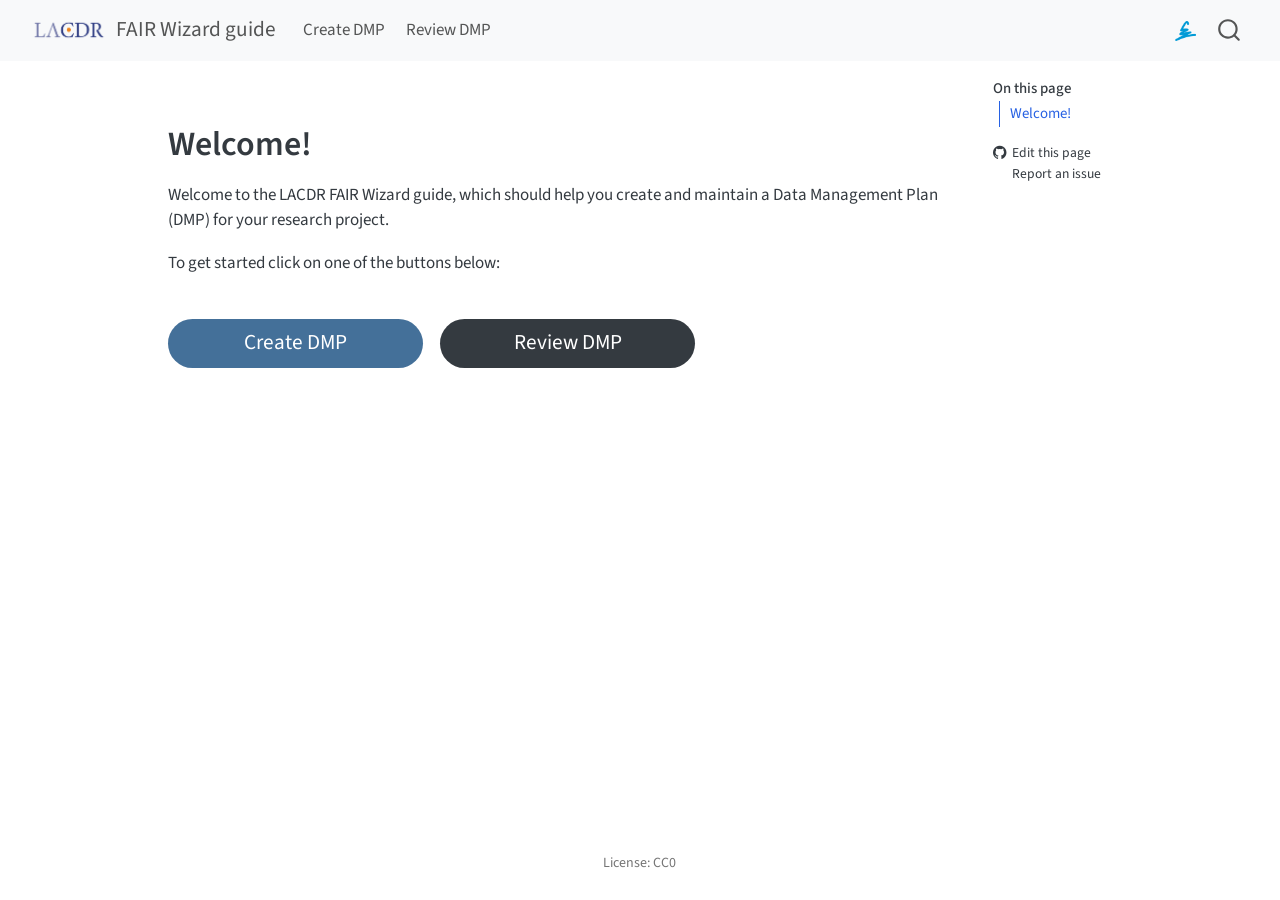
<file: index.html>
<!DOCTYPE html>
<html xmlns="http://www.w3.org/1999/xhtml" lang="en" xml:lang="en"><head>

<meta charset="utf-8">
<meta name="generator" content="quarto-1.10.18">

<meta name="viewport" content="width=device-width, initial-scale=1.0, user-scalable=yes">


<title>FAIR Wizard guide</title>
<style>
/* Default styles provided by pandoc.
** See https://pandoc.org/MANUAL.html#variables-for-html for config info.
*/
span.smallcaps{font-variant: small-caps;}
div.columns{display: flex; gap: 1.5em;}
div.column{flex: auto;}
@media screen {
div.columns{gap: min(4vw, 1.5em);}
div.column{overflow-x: auto;}
}
div.hanging-indent{margin-left: 1.5em; text-indent: -1.5em;}
ul.task-list{list-style: none;}
ul.task-list li input[type="checkbox"] {
  width: 0.8em;
  margin: 0 0.8em 0.2em -1em; /* quarto-specific, see https://github.com/quarto-dev/quarto-cli/issues/4556 */ 
  vertical-align: middle;
}
</style>


<script src="site_libs/quarto-nav/quarto-nav.js"></script>
<script src="site_libs/quarto-nav/headroom.min.js"></script>
<script src="site_libs/clipboard/clipboard.min.js"></script>
<script src="site_libs/quarto-search/autocomplete.umd.js"></script>
<script src="site_libs/quarto-search/fuse.min.js"></script>
<script src="site_libs/quarto-search/quarto-search.js"></script>
<meta name="quarto:offset" content="./">
<script src="site_libs/quarto-html/quarto.js" type="module"></script>
<script src="site_libs/quarto-html/tabsets/tabsets.js" type="module"></script>
<script src="site_libs/quarto-html/popper.min.js"></script>
<script src="site_libs/quarto-html/tippy.umd.min.js"></script>
<script src="site_libs/quarto-html/anchor.min.js"></script>
<link href="site_libs/quarto-html/tippy.css" rel="stylesheet">
<link href="site_libs/quarto-html/quarto-syntax-highlighting-64a204ab8560d761af7679ceaba22944.css" rel="stylesheet" id="quarto-text-highlighting-styles">
<script src="site_libs/bootstrap/bootstrap.min.js"></script>
<link href="site_libs/bootstrap/bootstrap-icons.css" rel="stylesheet">
<link href="site_libs/bootstrap/bootstrap-3e9b1289f5f353c49b617ce48ad2bc38.min.css" rel="stylesheet" append-hash="true" id="quarto-bootstrap" data-mode="light">
<script id="quarto-search-options" type="application/json">{
  "location": "navbar",
  "copy-button": false,
  "collapse-after": 3,
  "panel-placement": "end",
  "type": "overlay",
  "limit": 50,
  "keyboard-shortcut": [
    "f",
    "/",
    "s"
  ],
  "show-item-context": false,
  "language": {
    "search-no-results-text": "No results",
    "search-matching-documents-text": "matching documents",
    "search-copy-link-title": "Copy link to search",
    "search-hide-matches-text": "Hide additional matches",
    "search-more-match-text": "more match in this document",
    "search-more-matches-text": "more matches in this document",
    "search-clear-button-title": "Clear",
    "search-text-placeholder": "",
    "search-detached-cancel-button-title": "Cancel",
    "search-submit-button-title": "Submit",
    "search-label": "Search"
  }
}</script>


<link rel="stylesheet" href="styles.css">
</head>

<body class="nav-fixed quarto-light">

<div id="quarto-search-results"></div>
  <header id="quarto-header" class="headroom fixed-top">
    <nav class="navbar navbar-expand-lg " data-bs-theme="dark">
      <div class="navbar-container container-fluid">
      <div class="navbar-brand-container mx-auto">
    <a href="./index.html" class="navbar-brand navbar-brand-logo">
    <img src="./includes/images/lacdr_logo.png" alt="" class="navbar-logo light-content">
    <img src="./includes/images/lacdr_logo.png" alt="" class="navbar-logo dark-content">
    </a>
    <a class="navbar-brand" href="./index.html">
    <span class="navbar-title">FAIR Wizard guide</span>
    </a>
  </div>
            <div id="quarto-search" class="" title="Search"></div>
          <button class="navbar-toggler" type="button" data-bs-toggle="collapse" data-bs-target="#navbarCollapse" aria-controls="navbarCollapse" role="menu" aria-expanded="false" aria-label="Toggle navigation" onclick="if (window.quartoToggleHeadroom) { window.quartoToggleHeadroom(); }">
  <span class="navbar-toggler-icon"></span>
</button>
          <div class="collapse navbar-collapse" id="navbarCollapse">
            <ul class="navbar-nav navbar-nav-scroll me-auto">
  <li class="nav-item">
    <a class="nav-link" href="./docs/researchers.html"> 
<span class="menu-text">Create DMP</span></a>
  </li>  
  <li class="nav-item">
    <a class="nav-link" href="./docs/reviewers.html"> 
<span class="menu-text">Review DMP</span></a>
  </li>  
</ul>
            <ul class="navbar-nav navbar-nav-scroll ms-auto">
  <li class="nav-item">
    <a class="nav-link" href="https://lacdr-rdm-course.fair-wizard.com/"> 
<span class="menu-text"><img src="./includes/images/fair-wizard-favicon.ico" style="height:1.2em"></span></a>
  </li>  
</ul>
          </div> <!-- /navcollapse -->
            <div class="quarto-navbar-tools">
</div>
      </div> <!-- /container-fluid -->
    </nav>
</header>
<!-- content -->
<div id="quarto-content" class="quarto-container page-columns page-rows-contents page-layout-article page-navbar">
<!-- sidebar -->
<!-- margin-sidebar -->
    <div id="quarto-margin-sidebar" class="sidebar margin-sidebar">
        <nav id="TOC" role="doc-toc" class="toc-active">
    <h2 id="toc-title">On this page</h2>
   
  <ul>
  <li><a href="#welcome" id="toc-welcome" class="nav-link active" data-scroll-target="#welcome">Welcome!</a></li>
  </ul>
<div class="toc-actions"><ul><li><a href="https://github.com/LACDR/dsw-guide/edit/main/index.qmd" class="toc-action"><i class="bi bi-github"></i>Edit this page</a></li><li><a href="https://github.com/LACDR/dsw-guide/issues/new" class="toc-action"><i class="bi empty"></i>Report an issue</a></li></ul></div></nav>
    </div>
<!-- main -->
<main class="content" id="quarto-document-content"><header id="title-block-header" class="quarto-title-block"></header>




<section id="welcome" class="level1 unnumbered">
<h1 class="unnumbered">Welcome!</h1>
<p>Welcome to the LACDR FAIR Wizard guide, which should help you create and maintain a Data Management Plan (DMP) for your research project.</p>
<p>To get started click on one of the buttons below:</p>
<div class="grid gap-3 pb-3 pt-4">
<div class="g-col-12 g-col-sm-4">
<p><a href="./docs/researchers.html" class="btn-action-primary btn-action btn btn-lg w-100" role="button">Create DMP</a></p>
</div>
<div class="g-col-12 g-col-sm-4">
<p><a href="./docs/reviewers.html" class="btn-secondary btn-action btn btn-lg w-100" role="button">Review DMP</a></p>
</div>
</div>


</section>

</main> <!-- /main -->
<script id="quarto-html-after-body" type="application/javascript">
  window.document.addEventListener("DOMContentLoaded", function (event) {
    const icon = "";
    const anchorJS = new window.AnchorJS();
    anchorJS.options = {
      placement: 'right',
      icon: icon
    };
    anchorJS.add('.anchored');
    const isCodeAnnotation = (el) => {
      for (const clz of el.classList) {
        if (clz.startsWith('code-annotation-')) {                     
          return true;
        }
      }
      return false;
    }
    const onCopySuccess = function(e) {
      // button target
      const button = e.trigger;
      // don't keep focus
      button.blur();
      // flash "checked"
      button.classList.add('code-copy-button-checked');
      var currentTitle = button.getAttribute("title");
      button.setAttribute("title", "Copied!");
      let tooltip;
      if (window.bootstrap) {
        button.setAttribute("data-bs-toggle", "tooltip");
        button.setAttribute("data-bs-placement", "left");
        button.setAttribute("data-bs-title", "Copied!");
        tooltip = new bootstrap.Tooltip(button, 
          { trigger: "manual", 
            customClass: "code-copy-button-tooltip",
            offset: [0, -8]});
        tooltip.show();    
      }
      setTimeout(function() {
        if (tooltip) {
          tooltip.hide();
          button.removeAttribute("data-bs-title");
          button.removeAttribute("data-bs-toggle");
          button.removeAttribute("data-bs-placement");
        }
        button.setAttribute("title", currentTitle);
        button.classList.remove('code-copy-button-checked');
      }, 1000);
      // clear code selection
      e.clearSelection();
    }
    const getTextToCopy = function(trigger) {
      const outerScaffold = trigger.parentElement.cloneNode(true);
      const codeEl = outerScaffold.querySelector('code');
      for (const childEl of codeEl.children) {
        if (isCodeAnnotation(childEl)) {
          childEl.remove();
        }
      }
      return codeEl.innerText;
    }
    const clipboard = new window.ClipboardJS('.code-copy-button:not([data-in-quarto-modal])', {
      text: getTextToCopy
    });
    clipboard.on('success', onCopySuccess);
    if (window.document.getElementById('quarto-embedded-source-code-modal')) {
      const clipboardModal = new window.ClipboardJS('.code-copy-button[data-in-quarto-modal]', {
        text: getTextToCopy,
        container: window.document.getElementById('quarto-embedded-source-code-modal')
      });
      clipboardModal.on('success', onCopySuccess);
    }
      var localhostRegex = new RegExp(/^(?:http|https):\/\/localhost\:?[0-9]*\//);
      var mailtoRegex = new RegExp(/^mailto:/);
        var filterRegex = new RegExp("https:\/\/lacdr\.github\.io\/dsw-guide");
      var isInternal = (href) => {
          return filterRegex.test(href) || localhostRegex.test(href) || mailtoRegex.test(href);
      }
      // Inspect non-navigation links and adorn them if external
     var links = window.document.querySelectorAll('a[href]:not(.nav-link):not(.navbar-brand):not(.toc-action):not(.sidebar-link):not(.sidebar-item-toggle):not(.pagination-link):not(.no-external):not([aria-hidden]):not(.dropdown-item):not(.quarto-navigation-tool):not(.about-link)');
      for (var i=0; i<links.length; i++) {
        const link = links[i];
        if (!isInternal(link.href)) {
          // undo the damage that might have been done by quarto-nav.js in the case of
          // links that we want to consider external
          if (link.dataset.originalHref !== undefined) {
            link.href = link.dataset.originalHref;
          }
        }
      }
    function tippyHover(el, contentFn, onTriggerFn, onUntriggerFn) {
      const config = {
        allowHTML: true,
        maxWidth: 500,
        delay: 100,
        arrow: false,
        appendTo: function(el) {
            return el.parentElement;
        },
        interactive: true,
        interactiveBorder: 10,
        theme: 'quarto',
        placement: 'bottom-start',
      };
      if (contentFn) {
        config.content = contentFn;
      }
      if (onTriggerFn) {
        config.onTrigger = onTriggerFn;
      }
      if (onUntriggerFn) {
        config.onUntrigger = onUntriggerFn;
      }
      window.tippy(el, config); 
    }
    const noterefs = window.document.querySelectorAll('a[role="doc-noteref"]');
    for (var i=0; i<noterefs.length; i++) {
      const ref = noterefs[i];
      tippyHover(ref, function() {
        // use id or data attribute instead here
        let href = ref.getAttribute('data-footnote-href') || ref.getAttribute('href');
        try { href = new URL(href).hash; } catch {}
        const id = href.replace(/^#\/?/, "");
        const note = window.document.getElementById(id);
        if (note) {
          return note.innerHTML;
        } else {
          return "";
        }
      });
    }
    const xrefs = window.document.querySelectorAll('a.quarto-xref');
    const processXRef = (id, note) => {
      // Strip column container classes
      const stripColumnClz = (el) => {
        el.classList.remove("page-full", "page-columns");
        if (el.children) {
          for (const child of el.children) {
            stripColumnClz(child);
          }
        }
      }
      stripColumnClz(note)
      if (id === null || id.startsWith('sec-')) {
        // Special case sections, only their first couple elements
        const container = document.createElement("div");
        if (note.children && note.children.length > 2) {
          container.appendChild(note.children[0].cloneNode(true));
          for (let i = 1; i < note.children.length; i++) {
            const child = note.children[i];
            if (child.tagName === "P" && child.innerText === "") {
              continue;
            } else {
              container.appendChild(child.cloneNode(true));
              break;
            }
          }
          if (window.Quarto?.typesetMath) {
            window.Quarto.typesetMath(container);
          }
          return container.innerHTML
        } else {
          if (window.Quarto?.typesetMath) {
            window.Quarto.typesetMath(note);
          }
          return note.innerHTML;
        }
      } else {
        // Remove any anchor links if they are present
        const anchorLink = note.querySelector('a.anchorjs-link');
        if (anchorLink) {
          anchorLink.remove();
        }
        if (window.Quarto?.typesetMath) {
          window.Quarto.typesetMath(note);
        }
        if (note.classList.contains("callout")) {
          return note.outerHTML;
        } else {
          return note.innerHTML;
        }
      }
    }
    for (var i=0; i<xrefs.length; i++) {
      const xref = xrefs[i];
      tippyHover(xref, undefined, function(instance) {
        instance.disable();
        let url = xref.getAttribute('href');
        let hash = undefined; 
        if (url.startsWith('#')) {
          hash = url;
        } else {
          try { hash = new URL(url).hash; } catch {}
        }
        if (hash) {
          const id = hash.replace(/^#\/?/, "");
          const note = window.document.getElementById(id);
          if (note !== null) {
            try {
              const html = processXRef(id, note.cloneNode(true));
              instance.setContent(html);
            } finally {
              instance.enable();
              instance.show();
            }
          } else {
            // See if we can fetch this
            fetch(url.split('#')[0])
            .then(res => res.text())
            .then(html => {
              const parser = new DOMParser();
              const htmlDoc = parser.parseFromString(html, "text/html");
              const note = htmlDoc.getElementById(id);
              if (note !== null) {
                const html = processXRef(id, note);
                instance.setContent(html);
              } 
            }).finally(() => {
              instance.enable();
              instance.show();
            });
          }
        } else {
          // See if we can fetch a full url (with no hash to target)
          // This is a special case and we should probably do some content thinning / targeting
          fetch(url)
          .then(res => res.text())
          .then(html => {
            const parser = new DOMParser();
            const htmlDoc = parser.parseFromString(html, "text/html");
            const note = htmlDoc.querySelector('main.content');
            if (note !== null) {
              // This should only happen for chapter cross references
              // (since there is no id in the URL)
              // remove the first header
              if (note.children.length > 0 && note.children[0].tagName === "HEADER") {
                note.children[0].remove();
              }
              const html = processXRef(null, note);
              instance.setContent(html);
            } 
          }).finally(() => {
            instance.enable();
            instance.show();
          });
        }
      }, function(instance) {
      });
    }
        let selectedAnnoteEl;
        const selectorForAnnotation = ( cell, annotation) => {
          let cellAttr = 'data-code-cell="' + cell + '"';
          let lineAttr = 'data-code-annotation="' +  annotation + '"';
          const selector = 'span[' + cellAttr + '][' + lineAttr + ']';
          return selector;
        }
        const selectCodeLines = (annoteEl) => {
          const doc = window.document;
          const targetCell = annoteEl.getAttribute("data-target-cell");
          const targetAnnotation = annoteEl.getAttribute("data-target-annotation");
          const annoteSpan = window.document.querySelector(selectorForAnnotation(targetCell, targetAnnotation));
          const lines = annoteSpan.getAttribute("data-code-lines").split(",");
          const lineIds = lines.map((line) => {
            return targetCell + "-" + line;
          })
          let top = null;
          let height = null;
          let parent = null;
          if (lineIds.length > 0) {
              //compute the position of the single el (top and bottom and make a div)
              const el = window.document.getElementById(lineIds[0]);
              top = el.offsetTop;
              height = el.offsetHeight;
              parent = el.parentElement.parentElement;
            if (lineIds.length > 1) {
              const lastEl = window.document.getElementById(lineIds[lineIds.length - 1]);
              const bottom = lastEl.offsetTop + lastEl.offsetHeight;
              height = bottom - top;
            }
            if (top !== null && height !== null && parent !== null) {
              // cook up a div (if necessary) and position it 
              let div = window.document.getElementById("code-annotation-line-highlight");
              if (div === null) {
                div = window.document.createElement("div");
                div.setAttribute("id", "code-annotation-line-highlight");
                div.style.position = 'absolute';
                parent.appendChild(div);
              }
              div.style.top = top - 2 + "px";
              div.style.height = height + 4 + "px";
              div.style.left = 0;
              let gutterDiv = window.document.getElementById("code-annotation-line-highlight-gutter");
              if (gutterDiv === null) {
                gutterDiv = window.document.createElement("div");
                gutterDiv.setAttribute("id", "code-annotation-line-highlight-gutter");
                gutterDiv.style.position = 'absolute';
                const codeCell = window.document.getElementById(targetCell);
                const gutter = codeCell.querySelector('.code-annotation-gutter');
                gutter.appendChild(gutterDiv);
              }
              gutterDiv.style.top = top - 2 + "px";
              gutterDiv.style.height = height + 4 + "px";
            }
            selectedAnnoteEl = annoteEl;
          }
        };
        const unselectCodeLines = () => {
          const elementsIds = ["code-annotation-line-highlight", "code-annotation-line-highlight-gutter"];
          elementsIds.forEach((elId) => {
            const div = window.document.getElementById(elId);
            if (div) {
              div.remove();
            }
          });
          selectedAnnoteEl = undefined;
        };
          // Handle positioning of the toggle
      window.addEventListener(
        "resize",
        throttle(() => {
          elRect = undefined;
          if (selectedAnnoteEl) {
            selectCodeLines(selectedAnnoteEl);
          }
        }, 10)
      );
      function throttle(fn, ms) {
      let throttle = false;
      let timer;
        return (...args) => {
          if(!throttle) { // first call gets through
              fn.apply(this, args);
              throttle = true;
          } else { // all the others get throttled
              if(timer) clearTimeout(timer); // cancel #2
              timer = setTimeout(() => {
                fn.apply(this, args);
                timer = throttle = false;
              }, ms);
          }
        };
      }
        // Attach click handler to the DT
        const annoteDls = window.document.querySelectorAll('dt[data-target-cell]');
        for (const annoteDlNode of annoteDls) {
          annoteDlNode.addEventListener('click', (event) => {
            const clickedEl = event.target;
            if (clickedEl !== selectedAnnoteEl) {
              unselectCodeLines();
              const activeEl = window.document.querySelector('dt[data-target-cell].code-annotation-active');
              if (activeEl) {
                activeEl.classList.remove('code-annotation-active');
              }
              selectCodeLines(clickedEl);
              clickedEl.classList.add('code-annotation-active');
            } else {
              // Unselect the line
              unselectCodeLines();
              clickedEl.classList.remove('code-annotation-active');
            }
          });
        }
    const findCites = (el) => {
      const parentEl = el.parentElement;
      if (parentEl) {
        const cites = parentEl.dataset.cites;
        if (cites) {
          return {
            el,
            cites: cites.split(' ')
          };
        } else {
          return findCites(el.parentElement)
        }
      } else {
        return undefined;
      }
    };
    var bibliorefs = window.document.querySelectorAll('a[role="doc-biblioref"]');
    for (var i=0; i<bibliorefs.length; i++) {
      const ref = bibliorefs[i];
      const citeInfo = findCites(ref);
      if (citeInfo) {
        tippyHover(citeInfo.el, function() {
          var popup = window.document.createElement('div');
          citeInfo.cites.forEach(function(cite) {
            var citeDiv = window.document.createElement('div');
            citeDiv.classList.add('hanging-indent');
            citeDiv.classList.add('csl-entry');
            var biblioDiv = window.document.getElementById('ref-' + cite);
            if (biblioDiv) {
              citeDiv.innerHTML = biblioDiv.innerHTML;
            }
            popup.appendChild(citeDiv);
          });
          return popup.innerHTML;
        });
      }
    }
  });
  </script>
</div> <!-- /content -->
<footer class="footer">
  <div class="nav-footer">
    <div class="nav-footer-left">
      &nbsp;
    </div>   
    <div class="nav-footer-center">
      <ul class="footer-items list-unstyled">
    <li class="nav-item">
    <a class="nav-link" href="https://creativecommons.org/publicdomain/zero/1.0/">
<p>License: CC0</p>
</a>
  </li>  
</ul>
    <div class="toc-actions d-sm-block d-md-none"><ul><li><a href="https://github.com/LACDR/dsw-guide/edit/main/index.qmd" class="toc-action"><i class="bi bi-github"></i>Edit this page</a></li><li><a href="https://github.com/LACDR/dsw-guide/issues/new" class="toc-action"><i class="bi empty"></i>Report an issue</a></li></ul></div></div>
    <div class="nav-footer-right">
      &nbsp;
    </div>
  </div>
</footer>




</body></html>
</file>
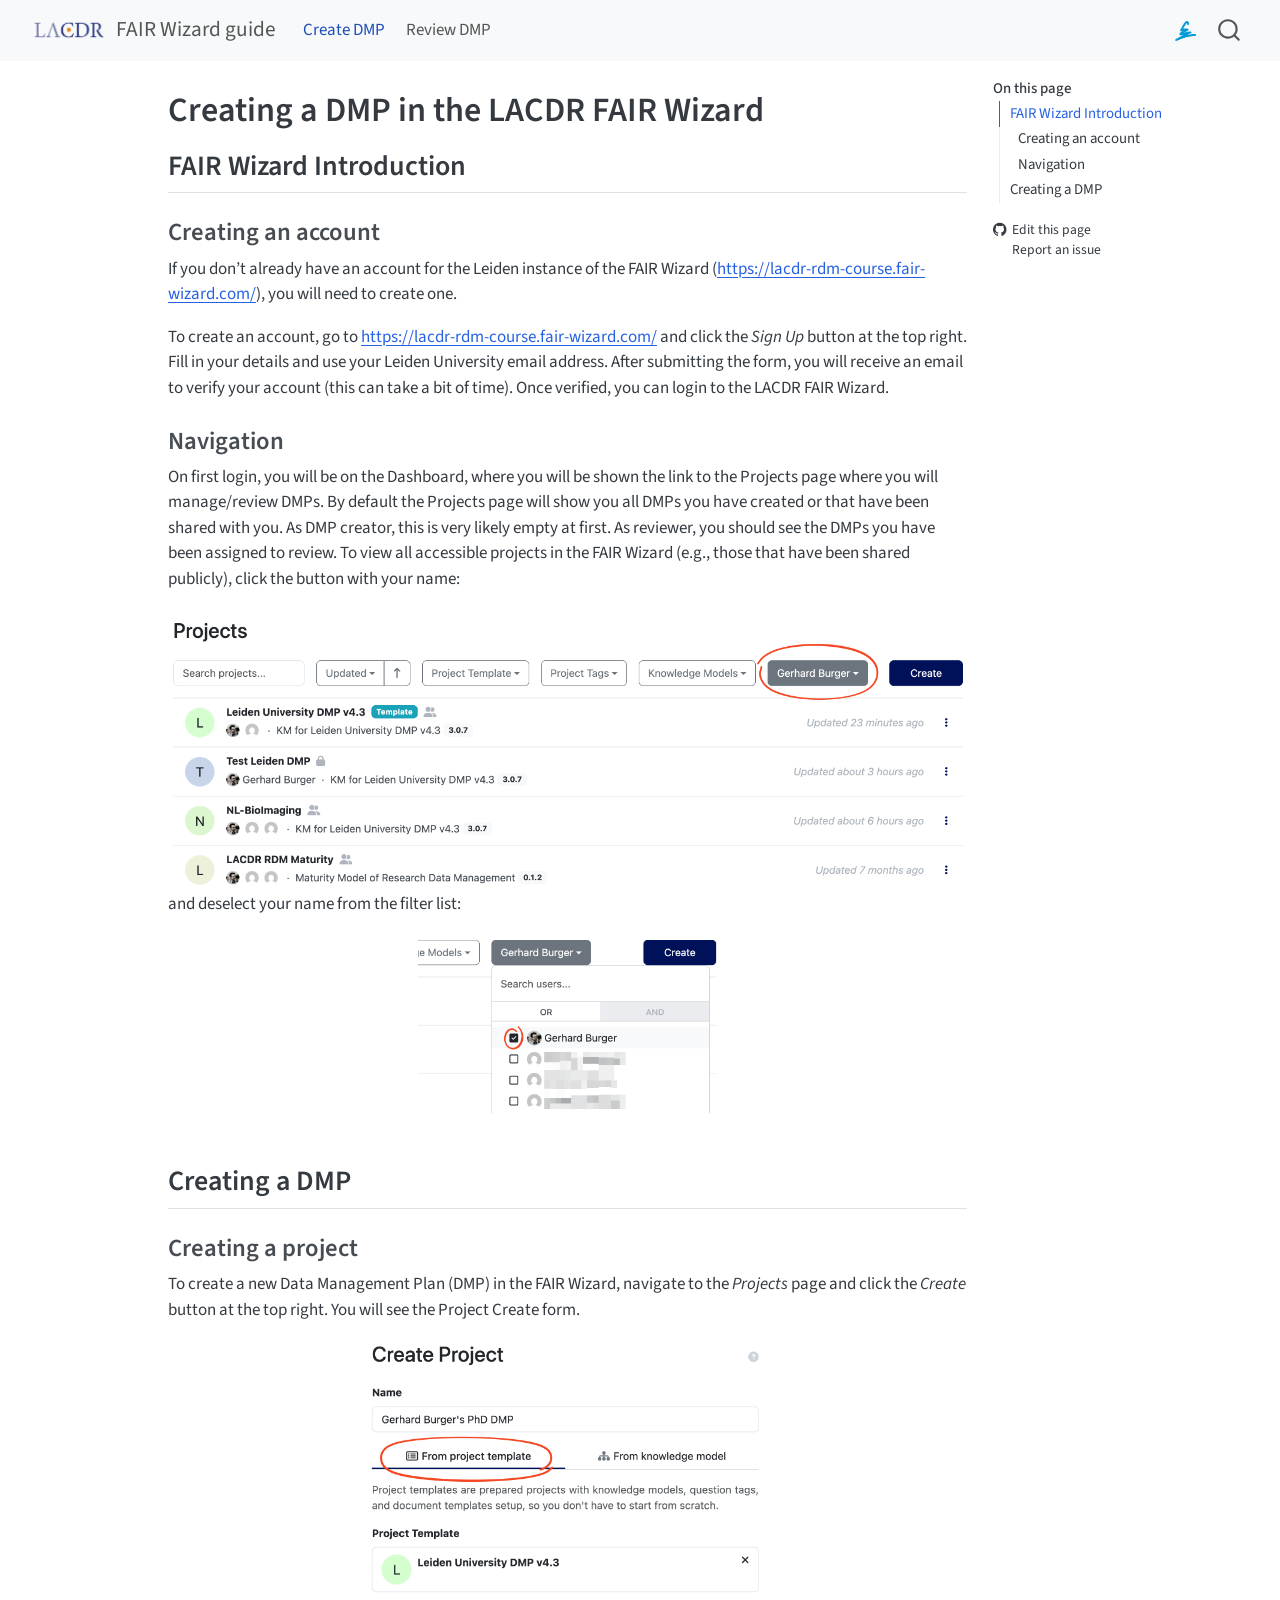
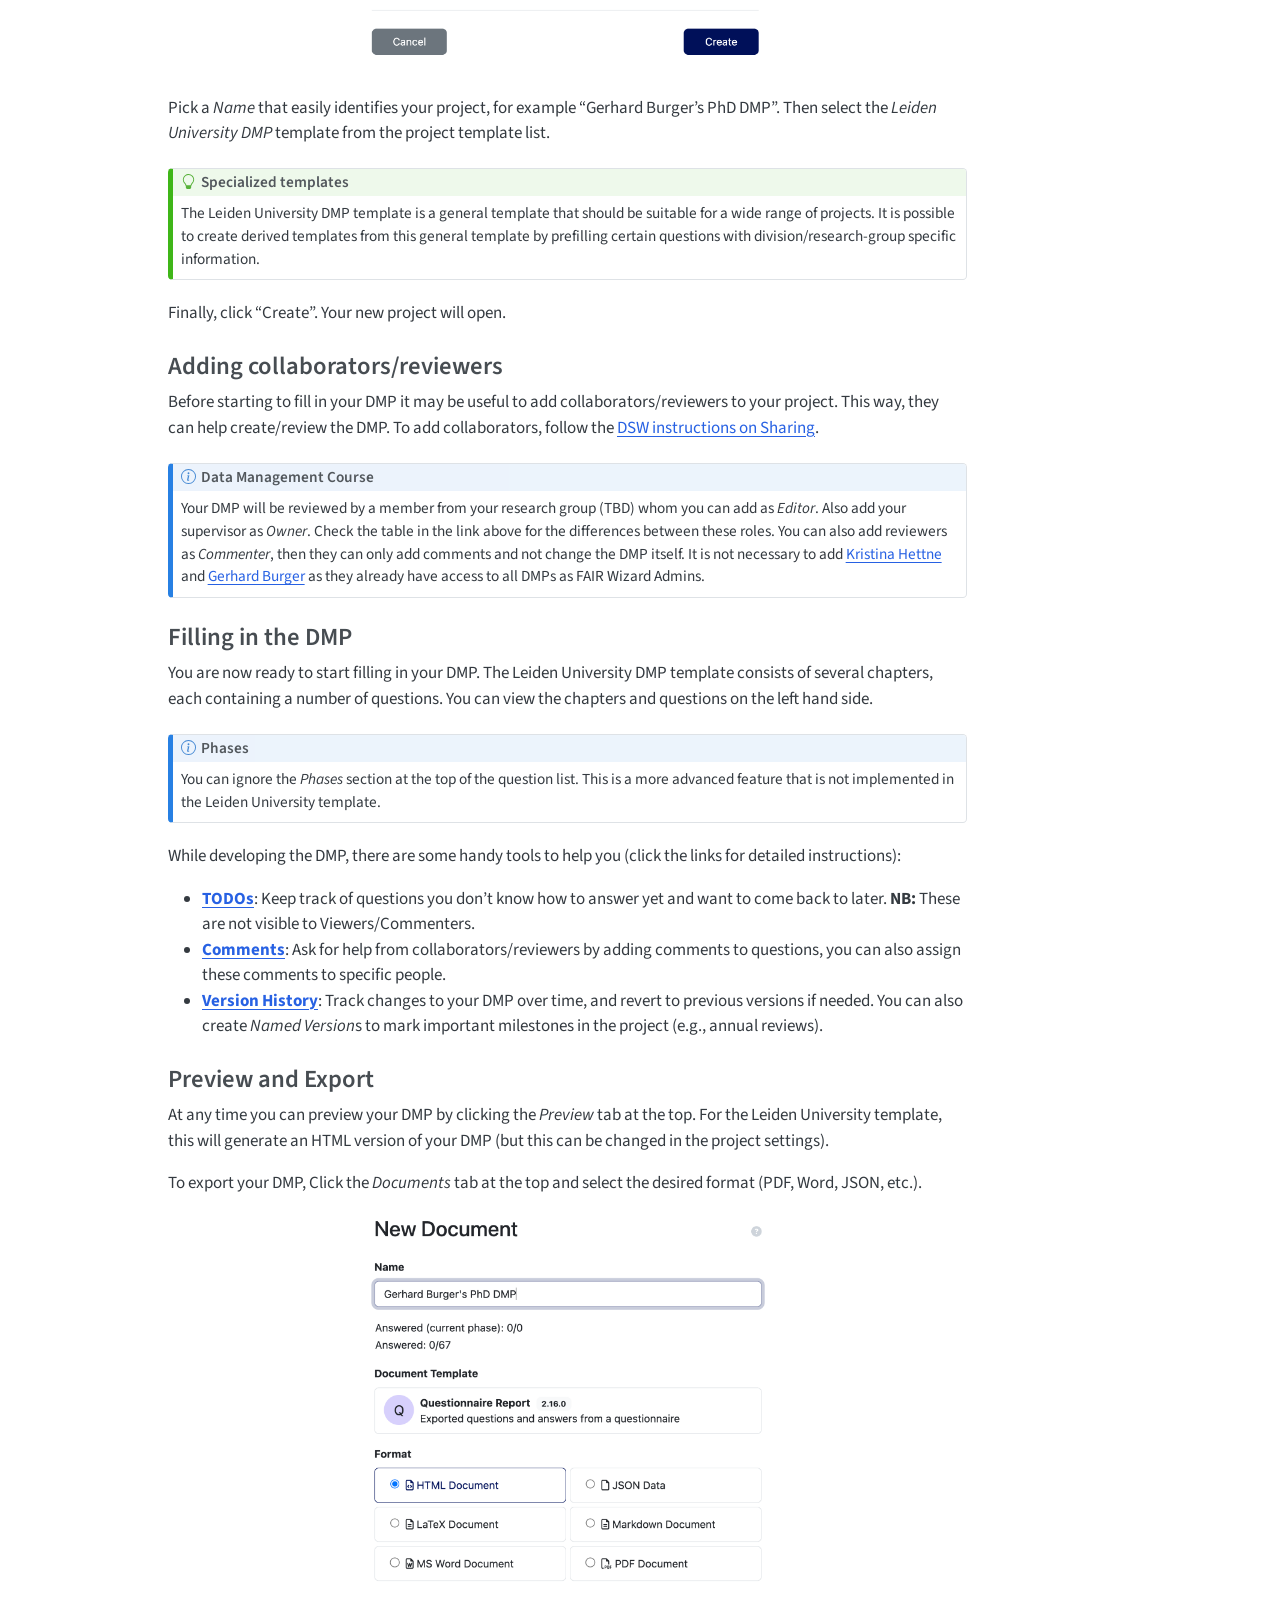
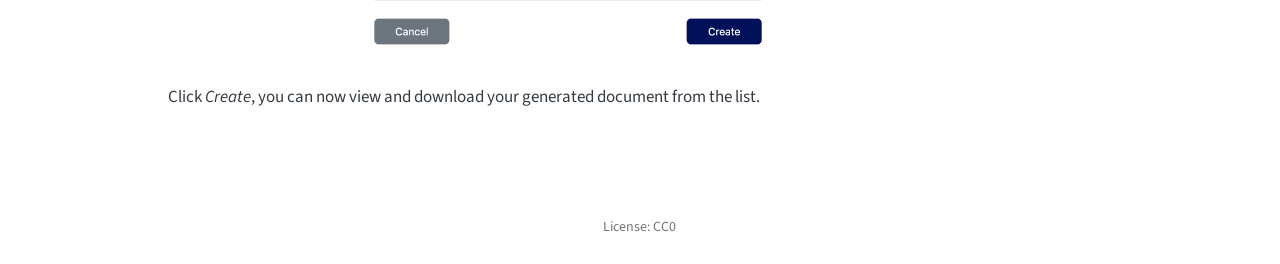
<file: docs/researchers.html>
<!DOCTYPE html>
<html xmlns="http://www.w3.org/1999/xhtml" lang="en" xml:lang="en"><head>

<meta charset="utf-8">
<meta name="generator" content="quarto-1.10.18">

<meta name="viewport" content="width=device-width, initial-scale=1.0, user-scalable=yes">


<title>Creating a DMP in the LACDR FAIR Wizard – FAIR Wizard guide</title>
<style>
/* Default styles provided by pandoc.
** See https://pandoc.org/MANUAL.html#variables-for-html for config info.
*/
span.smallcaps{font-variant: small-caps;}
div.columns{display: flex; gap: 1.5em;}
div.column{flex: auto;}
@media screen {
div.columns{gap: min(4vw, 1.5em);}
div.column{overflow-x: auto;}
}
div.hanging-indent{margin-left: 1.5em; text-indent: -1.5em;}
ul.task-list{list-style: none;}
ul.task-list li input[type="checkbox"] {
  width: 0.8em;
  margin: 0 0.8em 0.2em -1em; /* quarto-specific, see https://github.com/quarto-dev/quarto-cli/issues/4556 */ 
  vertical-align: middle;
}
</style>


<script src="../site_libs/quarto-nav/quarto-nav.js"></script>
<script src="../site_libs/quarto-nav/headroom.min.js"></script>
<script src="../site_libs/clipboard/clipboard.min.js"></script>
<script src="../site_libs/quarto-search/autocomplete.umd.js"></script>
<script src="../site_libs/quarto-search/fuse.min.js"></script>
<script src="../site_libs/quarto-search/quarto-search.js"></script>
<meta name="quarto:offset" content="../">
<script src="../site_libs/quarto-html/quarto.js" type="module"></script>
<script src="../site_libs/quarto-html/tabsets/tabsets.js" type="module"></script>
<script src="../site_libs/quarto-html/popper.min.js"></script>
<script src="../site_libs/quarto-html/tippy.umd.min.js"></script>
<script src="../site_libs/quarto-html/anchor.min.js"></script>
<link href="../site_libs/quarto-html/tippy.css" rel="stylesheet">
<link href="../site_libs/quarto-html/quarto-syntax-highlighting-64a204ab8560d761af7679ceaba22944.css" rel="stylesheet" id="quarto-text-highlighting-styles">
<script src="../site_libs/bootstrap/bootstrap.min.js"></script>
<link href="../site_libs/bootstrap/bootstrap-icons.css" rel="stylesheet">
<link href="../site_libs/bootstrap/bootstrap-3e9b1289f5f353c49b617ce48ad2bc38.min.css" rel="stylesheet" append-hash="true" id="quarto-bootstrap" data-mode="light">
<script id="quarto-search-options" type="application/json">{
  "location": "navbar",
  "copy-button": false,
  "collapse-after": 3,
  "panel-placement": "end",
  "type": "overlay",
  "limit": 50,
  "keyboard-shortcut": [
    "f",
    "/",
    "s"
  ],
  "show-item-context": false,
  "language": {
    "search-no-results-text": "No results",
    "search-matching-documents-text": "matching documents",
    "search-copy-link-title": "Copy link to search",
    "search-hide-matches-text": "Hide additional matches",
    "search-more-match-text": "more match in this document",
    "search-more-matches-text": "more matches in this document",
    "search-clear-button-title": "Clear",
    "search-text-placeholder": "",
    "search-detached-cancel-button-title": "Cancel",
    "search-submit-button-title": "Submit",
    "search-label": "Search"
  }
}</script>


<link rel="stylesheet" href="../styles.css">
</head>

<body class="nav-fixed quarto-light">

<div id="quarto-search-results"></div>
  <header id="quarto-header" class="headroom fixed-top">
    <nav class="navbar navbar-expand-lg " data-bs-theme="dark">
      <div class="navbar-container container-fluid">
      <div class="navbar-brand-container mx-auto">
    <a href="../index.html" class="navbar-brand navbar-brand-logo">
    <img src="../includes/images/lacdr_logo.png" alt="" class="navbar-logo light-content">
    <img src="../includes/images/lacdr_logo.png" alt="" class="navbar-logo dark-content">
    </a>
    <a class="navbar-brand" href="../index.html">
    <span class="navbar-title">FAIR Wizard guide</span>
    </a>
  </div>
            <div id="quarto-search" class="" title="Search"></div>
          <button class="navbar-toggler" type="button" data-bs-toggle="collapse" data-bs-target="#navbarCollapse" aria-controls="navbarCollapse" role="menu" aria-expanded="false" aria-label="Toggle navigation" onclick="if (window.quartoToggleHeadroom) { window.quartoToggleHeadroom(); }">
  <span class="navbar-toggler-icon"></span>
</button>
          <div class="collapse navbar-collapse" id="navbarCollapse">
            <ul class="navbar-nav navbar-nav-scroll me-auto">
  <li class="nav-item">
    <a class="nav-link active" href="../docs/researchers.html" aria-current="page"> 
<span class="menu-text">Create DMP</span></a>
  </li>  
  <li class="nav-item">
    <a class="nav-link" href="../docs/reviewers.html"> 
<span class="menu-text">Review DMP</span></a>
  </li>  
</ul>
            <ul class="navbar-nav navbar-nav-scroll ms-auto">
  <li class="nav-item">
    <a class="nav-link" href="https://lacdr-rdm-course.fair-wizard.com/"> 
<span class="menu-text"><img src="../includes/images/fair-wizard-favicon.ico" style="height:1.2em"></span></a>
  </li>  
</ul>
          </div> <!-- /navcollapse -->
            <div class="quarto-navbar-tools">
</div>
      </div> <!-- /container-fluid -->
    </nav>
</header>
<!-- content -->
<div id="quarto-content" class="quarto-container page-columns page-rows-contents page-layout-article page-navbar">
<!-- sidebar -->
<!-- margin-sidebar -->
    <div id="quarto-margin-sidebar" class="sidebar margin-sidebar">
        <nav id="TOC" role="doc-toc" class="toc-active">
    <h2 id="toc-title">On this page</h2>
   
  <ul>
  <li><a href="#b58fc729-690b-4000-b19f-365a4093b2ff7b7b3c2076617220696e7374616e63652e736f667477617265203e7d7d-introduction" id="toc-b58fc729-690b-4000-b19f-365a4093b2ff7b7b3c2076617220696e7374616e63652e736f667477617265203e7d7d-introduction" class="nav-link active" data-scroll-target="#b58fc729-690b-4000-b19f-365a4093b2ff7b7b3c2076617220696e7374616e63652e736f667477617265203e7d7d-introduction">FAIR Wizard Introduction</a>
  <ul class="collapse">
  <li><a href="#creating-an-account" id="toc-creating-an-account" class="nav-link" data-scroll-target="#creating-an-account">Creating an account</a></li>
  <li><a href="#navigation" id="toc-navigation" class="nav-link" data-scroll-target="#navigation">Navigation</a></li>
  </ul></li>
  <li><a href="#creating-a-dmp" id="toc-creating-a-dmp" class="nav-link" data-scroll-target="#creating-a-dmp">Creating a DMP</a>
  <ul class="collapse">
  <li><a href="#creating-a-project" id="toc-creating-a-project" class="nav-link" data-scroll-target="#creating-a-project">Creating a project</a></li>
  <li><a href="#adding-collaboratorsreviewers" id="toc-adding-collaboratorsreviewers" class="nav-link" data-scroll-target="#adding-collaboratorsreviewers">Adding collaborators/reviewers</a></li>
  <li><a href="#filling-in-the-dmp" id="toc-filling-in-the-dmp" class="nav-link" data-scroll-target="#filling-in-the-dmp">Filling in the DMP</a></li>
  <li><a href="#preview-and-export" id="toc-preview-and-export" class="nav-link" data-scroll-target="#preview-and-export">Preview and Export</a></li>
  </ul></li>
  </ul>
<div class="toc-actions"><ul><li><a href="https://github.com/LACDR/dsw-guide/edit/main/docs/researchers.qmd" class="toc-action"><i class="bi bi-github"></i>Edit this page</a></li><li><a href="https://github.com/LACDR/dsw-guide/issues/new" class="toc-action"><i class="bi empty"></i>Report an issue</a></li></ul></div></nav>
    </div>
<!-- main -->
<main class="content" id="quarto-document-content">

<header id="title-block-header" class="quarto-title-block default">
<div class="quarto-title">
<h1 class="title">Creating a DMP in the LACDR FAIR Wizard</h1>
</div>



<div class="quarto-title-meta">

    
  
    
  </div>
  


</header>


<section id="b58fc729-690b-4000-b19f-365a4093b2ff7b7b3c2076617220696e7374616e63652e736f667477617265203e7d7d-introduction" class="level2">
<h2 class="anchored" data-anchor-id="b58fc729-690b-4000-b19f-365a4093b2ff7b7b3c2076617220696e7374616e63652e736f667477617265203e7d7d-introduction">FAIR Wizard Introduction</h2>
<section id="creating-an-account" class="level3">
<h3 class="anchored" data-anchor-id="creating-an-account">Creating an account</h3>
<p>If you don’t already have an account for the Leiden instance of the FAIR Wizard (<a href="https://lacdr-rdm-course.fair-wizard.com/" class="uri">https://lacdr-rdm-course.fair-wizard.com/</a>), you will need to create one.</p>
<p>To create an account, go to <a href="https://lacdr-rdm-course.fair-wizard.com/" class="uri">https://lacdr-rdm-course.fair-wizard.com/</a> and click the <em>Sign Up</em> button at the top right. Fill in your details and use your Leiden University email address. After submitting the form, you will receive an email to verify your account (this can take a bit of time). Once verified, you can login to the LACDR FAIR Wizard.</p>
</section>
<section id="navigation" class="level3">
<h3 class="anchored" data-anchor-id="navigation">Navigation</h3>
<p>On first login, you will be on the Dashboard, where you will be shown the link to the Projects page where you will manage/review DMPs. By default the Projects page will show you all DMPs you have created or that have been shared with you. As DMP creator, this is very likely empty at first. As reviewer, you should see the DMPs you have been assigned to review. To view all accessible projects in the FAIR Wizard (e.g., those that have been shared publicly), click the button with your name:</p>
<p><img src="../includes/screenshots/project-overview.png" class="img-fluid"> and deselect your name from the filter list:</p>
<div class="quarto-figure quarto-figure-center">
<figure class="figure">
<p><img src="../includes/screenshots/project-overview-all.png" class="img-fluid quarto-figure quarto-figure-center figure-img" width="300"></p>
</figure>
</div>
</section>
</section>
<section id="creating-a-dmp" class="level2">
<h2 class="anchored" data-anchor-id="creating-a-dmp">Creating a DMP</h2>
<section id="creating-a-project" class="level3">
<h3 class="anchored" data-anchor-id="creating-a-project">Creating a project</h3>
<p>To create a new Data Management Plan (DMP) in the FAIR Wizard, navigate to the <em>Projects</em> page and click the <em>Create</em> button at the top right. You will see the Project Create form.</p>
<div class="quarto-figure quarto-figure-center">
<figure class="figure">
<p><img src="../includes/screenshots/create-project.png" class="img-fluid quarto-figure quarto-figure-center figure-img" width="400"></p>
</figure>
</div>
<p>Pick a <em>Name</em> that easily identifies your project, for example “Gerhard Burger’s PhD DMP”. Then select the <em>Leiden University DMP</em> template from the project template list.</p>
<div class="callout callout-style-default callout-tip callout-titled">
<div class="callout-header d-flex align-content-center">
<div class="callout-icon-container">
<i class="callout-icon"></i>
</div>
<div class="callout-title-container flex-fill">
<span class="screen-reader-only">Tip</span>Specialized templates
</div>
</div>
<div class="callout-body-container callout-body">
<p>The Leiden University DMP template is a general template that should be suitable for a wide range of projects. It is possible to create derived templates from this general template by prefilling certain questions with division/research-group specific information.</p>
</div>
</div>
<p>Finally, click “Create”. Your new project will open.</p>
</section>
<section id="adding-collaboratorsreviewers" class="level3">
<h3 class="anchored" data-anchor-id="adding-collaboratorsreviewers">Adding collaborators/reviewers</h3>
<p>Before starting to fill in your DMP it may be useful to add collaborators/reviewers to your project. This way, they can help create/review the DMP. To add collaborators, follow the <a href="https://guide.ds-wizard.org/en/latest/application/projects/list/detail/sharing.html">DSW instructions on Sharing</a>.</p>
<div class="callout callout-style-default callout-note callout-titled">
<div class="callout-header d-flex align-content-center">
<div class="callout-icon-container">
<i class="callout-icon"></i>
</div>
<div class="callout-title-container flex-fill">
<span class="screen-reader-only">Note</span>Data Management Course
</div>
</div>
<div class="callout-body-container callout-body">
<p>Your DMP will be reviewed by a member from your research group (TBD) whom you can add as <em>Editor</em>. Also add your supervisor as <em>Owner</em>. Check the table in the link above for the differences between these roles. You can also add reviewers as <em>Commenter</em>, then they can only add comments and not change the DMP itself. It is not necessary to add <a href="mailto:k.m.hettne@library.leidenuniv.nl">Kristina Hettne</a> and <a href="mailto:g.a.burger@lacdr.leidenuniv.nl">Gerhard Burger</a> as they already have access to all DMPs as FAIR Wizard Admins.</p>
</div>
</div>
</section>
<section id="filling-in-the-dmp" class="level3">
<h3 class="anchored" data-anchor-id="filling-in-the-dmp">Filling in the DMP</h3>
<p>You are now ready to start filling in your DMP. The Leiden University DMP template consists of several chapters, each containing a number of questions. You can view the chapters and questions on the left hand side.</p>
<div class="callout callout-style-default callout-note callout-titled">
<div class="callout-header d-flex align-content-center">
<div class="callout-icon-container">
<i class="callout-icon"></i>
</div>
<div class="callout-title-container flex-fill">
<span class="screen-reader-only">Note</span>Phases
</div>
</div>
<div class="callout-body-container callout-body">
<p>You can ignore the <em>Phases</em> section at the top of the question list. This is a more advanced feature that is not implemented in the Leiden University template.</p>
</div>
</div>
<p>While developing the DMP, there are some handy tools to help you (click the links for detailed instructions):</p>
<ul>
<li><a href="https://guide.ds-wizard.org/en/latest/application/projects/list/detail/questionnaire.html#todos"><strong>TODOs</strong></a>: Keep track of questions you don’t know how to answer yet and want to come back to later. <strong>NB:</strong> These are not visible to Viewers/Commenters.</li>
<li><a href="https://guide.ds-wizard.org/en/latest/application/projects/list/detail/questionnaire.html#comments"><strong>Comments</strong></a>: Ask for help from collaborators/reviewers by adding comments to questions, you can also assign these comments to specific people.</li>
<li><a href="https://guide.ds-wizard.org/en/latest/application/projects/list/detail/questionnaire.html#version-history"><strong>Version History</strong></a>: Track changes to your DMP over time, and revert to previous versions if needed. You can also create <em>Named Version</em>s to mark important milestones in the project (e.g., annual reviews).</li>
</ul>
</section>
<section id="preview-and-export" class="level3">
<h3 class="anchored" data-anchor-id="preview-and-export">Preview and Export</h3>
<p>At any time you can preview your DMP by clicking the <em>Preview</em> tab at the top. For the Leiden University template, this will generate an HTML version of your DMP (but this can be changed in the project settings).</p>
<p>To export your DMP, Click the <em>Documents</em> tab at the top and select the desired format (PDF, Word, JSON, etc.).</p>
<div class="quarto-figure quarto-figure-center">
<figure class="figure">
<p><img src="../includes/screenshots/new-document.png" class="img-fluid quarto-figure quarto-figure-center figure-img" width="400"></p>
</figure>
</div>
<p>Click <em>Create</em>, you can now view and download your generated document from the list.</p>


</section>
</section>

</main> <!-- /main -->
<script id="quarto-html-after-body" type="application/javascript">
  window.document.addEventListener("DOMContentLoaded", function (event) {
    const icon = "";
    const anchorJS = new window.AnchorJS();
    anchorJS.options = {
      placement: 'right',
      icon: icon
    };
    anchorJS.add('.anchored');
    const isCodeAnnotation = (el) => {
      for (const clz of el.classList) {
        if (clz.startsWith('code-annotation-')) {                     
          return true;
        }
      }
      return false;
    }
    const onCopySuccess = function(e) {
      // button target
      const button = e.trigger;
      // don't keep focus
      button.blur();
      // flash "checked"
      button.classList.add('code-copy-button-checked');
      var currentTitle = button.getAttribute("title");
      button.setAttribute("title", "Copied!");
      let tooltip;
      if (window.bootstrap) {
        button.setAttribute("data-bs-toggle", "tooltip");
        button.setAttribute("data-bs-placement", "left");
        button.setAttribute("data-bs-title", "Copied!");
        tooltip = new bootstrap.Tooltip(button, 
          { trigger: "manual", 
            customClass: "code-copy-button-tooltip",
            offset: [0, -8]});
        tooltip.show();    
      }
      setTimeout(function() {
        if (tooltip) {
          tooltip.hide();
          button.removeAttribute("data-bs-title");
          button.removeAttribute("data-bs-toggle");
          button.removeAttribute("data-bs-placement");
        }
        button.setAttribute("title", currentTitle);
        button.classList.remove('code-copy-button-checked');
      }, 1000);
      // clear code selection
      e.clearSelection();
    }
    const getTextToCopy = function(trigger) {
      const outerScaffold = trigger.parentElement.cloneNode(true);
      const codeEl = outerScaffold.querySelector('code');
      for (const childEl of codeEl.children) {
        if (isCodeAnnotation(childEl)) {
          childEl.remove();
        }
      }
      return codeEl.innerText;
    }
    const clipboard = new window.ClipboardJS('.code-copy-button:not([data-in-quarto-modal])', {
      text: getTextToCopy
    });
    clipboard.on('success', onCopySuccess);
    if (window.document.getElementById('quarto-embedded-source-code-modal')) {
      const clipboardModal = new window.ClipboardJS('.code-copy-button[data-in-quarto-modal]', {
        text: getTextToCopy,
        container: window.document.getElementById('quarto-embedded-source-code-modal')
      });
      clipboardModal.on('success', onCopySuccess);
    }
      var localhostRegex = new RegExp(/^(?:http|https):\/\/localhost\:?[0-9]*\//);
      var mailtoRegex = new RegExp(/^mailto:/);
        var filterRegex = new RegExp("https:\/\/lacdr\.github\.io\/dsw-guide");
      var isInternal = (href) => {
          return filterRegex.test(href) || localhostRegex.test(href) || mailtoRegex.test(href);
      }
      // Inspect non-navigation links and adorn them if external
     var links = window.document.querySelectorAll('a[href]:not(.nav-link):not(.navbar-brand):not(.toc-action):not(.sidebar-link):not(.sidebar-item-toggle):not(.pagination-link):not(.no-external):not([aria-hidden]):not(.dropdown-item):not(.quarto-navigation-tool):not(.about-link)');
      for (var i=0; i<links.length; i++) {
        const link = links[i];
        if (!isInternal(link.href)) {
          // undo the damage that might have been done by quarto-nav.js in the case of
          // links that we want to consider external
          if (link.dataset.originalHref !== undefined) {
            link.href = link.dataset.originalHref;
          }
        }
      }
    function tippyHover(el, contentFn, onTriggerFn, onUntriggerFn) {
      const config = {
        allowHTML: true,
        maxWidth: 500,
        delay: 100,
        arrow: false,
        appendTo: function(el) {
            return el.parentElement;
        },
        interactive: true,
        interactiveBorder: 10,
        theme: 'quarto',
        placement: 'bottom-start',
      };
      if (contentFn) {
        config.content = contentFn;
      }
      if (onTriggerFn) {
        config.onTrigger = onTriggerFn;
      }
      if (onUntriggerFn) {
        config.onUntrigger = onUntriggerFn;
      }
      window.tippy(el, config); 
    }
    const noterefs = window.document.querySelectorAll('a[role="doc-noteref"]');
    for (var i=0; i<noterefs.length; i++) {
      const ref = noterefs[i];
      tippyHover(ref, function() {
        // use id or data attribute instead here
        let href = ref.getAttribute('data-footnote-href') || ref.getAttribute('href');
        try { href = new URL(href).hash; } catch {}
        const id = href.replace(/^#\/?/, "");
        const note = window.document.getElementById(id);
        if (note) {
          return note.innerHTML;
        } else {
          return "";
        }
      });
    }
    const xrefs = window.document.querySelectorAll('a.quarto-xref');
    const processXRef = (id, note) => {
      // Strip column container classes
      const stripColumnClz = (el) => {
        el.classList.remove("page-full", "page-columns");
        if (el.children) {
          for (const child of el.children) {
            stripColumnClz(child);
          }
        }
      }
      stripColumnClz(note)
      if (id === null || id.startsWith('sec-')) {
        // Special case sections, only their first couple elements
        const container = document.createElement("div");
        if (note.children && note.children.length > 2) {
          container.appendChild(note.children[0].cloneNode(true));
          for (let i = 1; i < note.children.length; i++) {
            const child = note.children[i];
            if (child.tagName === "P" && child.innerText === "") {
              continue;
            } else {
              container.appendChild(child.cloneNode(true));
              break;
            }
          }
          if (window.Quarto?.typesetMath) {
            window.Quarto.typesetMath(container);
          }
          return container.innerHTML
        } else {
          if (window.Quarto?.typesetMath) {
            window.Quarto.typesetMath(note);
          }
          return note.innerHTML;
        }
      } else {
        // Remove any anchor links if they are present
        const anchorLink = note.querySelector('a.anchorjs-link');
        if (anchorLink) {
          anchorLink.remove();
        }
        if (window.Quarto?.typesetMath) {
          window.Quarto.typesetMath(note);
        }
        if (note.classList.contains("callout")) {
          return note.outerHTML;
        } else {
          return note.innerHTML;
        }
      }
    }
    for (var i=0; i<xrefs.length; i++) {
      const xref = xrefs[i];
      tippyHover(xref, undefined, function(instance) {
        instance.disable();
        let url = xref.getAttribute('href');
        let hash = undefined; 
        if (url.startsWith('#')) {
          hash = url;
        } else {
          try { hash = new URL(url).hash; } catch {}
        }
        if (hash) {
          const id = hash.replace(/^#\/?/, "");
          const note = window.document.getElementById(id);
          if (note !== null) {
            try {
              const html = processXRef(id, note.cloneNode(true));
              instance.setContent(html);
            } finally {
              instance.enable();
              instance.show();
            }
          } else {
            // See if we can fetch this
            fetch(url.split('#')[0])
            .then(res => res.text())
            .then(html => {
              const parser = new DOMParser();
              const htmlDoc = parser.parseFromString(html, "text/html");
              const note = htmlDoc.getElementById(id);
              if (note !== null) {
                const html = processXRef(id, note);
                instance.setContent(html);
              } 
            }).finally(() => {
              instance.enable();
              instance.show();
            });
          }
        } else {
          // See if we can fetch a full url (with no hash to target)
          // This is a special case and we should probably do some content thinning / targeting
          fetch(url)
          .then(res => res.text())
          .then(html => {
            const parser = new DOMParser();
            const htmlDoc = parser.parseFromString(html, "text/html");
            const note = htmlDoc.querySelector('main.content');
            if (note !== null) {
              // This should only happen for chapter cross references
              // (since there is no id in the URL)
              // remove the first header
              if (note.children.length > 0 && note.children[0].tagName === "HEADER") {
                note.children[0].remove();
              }
              const html = processXRef(null, note);
              instance.setContent(html);
            } 
          }).finally(() => {
            instance.enable();
            instance.show();
          });
        }
      }, function(instance) {
      });
    }
        let selectedAnnoteEl;
        const selectorForAnnotation = ( cell, annotation) => {
          let cellAttr = 'data-code-cell="' + cell + '"';
          let lineAttr = 'data-code-annotation="' +  annotation + '"';
          const selector = 'span[' + cellAttr + '][' + lineAttr + ']';
          return selector;
        }
        const selectCodeLines = (annoteEl) => {
          const doc = window.document;
          const targetCell = annoteEl.getAttribute("data-target-cell");
          const targetAnnotation = annoteEl.getAttribute("data-target-annotation");
          const annoteSpan = window.document.querySelector(selectorForAnnotation(targetCell, targetAnnotation));
          const lines = annoteSpan.getAttribute("data-code-lines").split(",");
          const lineIds = lines.map((line) => {
            return targetCell + "-" + line;
          })
          let top = null;
          let height = null;
          let parent = null;
          if (lineIds.length > 0) {
              //compute the position of the single el (top and bottom and make a div)
              const el = window.document.getElementById(lineIds[0]);
              top = el.offsetTop;
              height = el.offsetHeight;
              parent = el.parentElement.parentElement;
            if (lineIds.length > 1) {
              const lastEl = window.document.getElementById(lineIds[lineIds.length - 1]);
              const bottom = lastEl.offsetTop + lastEl.offsetHeight;
              height = bottom - top;
            }
            if (top !== null && height !== null && parent !== null) {
              // cook up a div (if necessary) and position it 
              let div = window.document.getElementById("code-annotation-line-highlight");
              if (div === null) {
                div = window.document.createElement("div");
                div.setAttribute("id", "code-annotation-line-highlight");
                div.style.position = 'absolute';
                parent.appendChild(div);
              }
              div.style.top = top - 2 + "px";
              div.style.height = height + 4 + "px";
              div.style.left = 0;
              let gutterDiv = window.document.getElementById("code-annotation-line-highlight-gutter");
              if (gutterDiv === null) {
                gutterDiv = window.document.createElement("div");
                gutterDiv.setAttribute("id", "code-annotation-line-highlight-gutter");
                gutterDiv.style.position = 'absolute';
                const codeCell = window.document.getElementById(targetCell);
                const gutter = codeCell.querySelector('.code-annotation-gutter');
                gutter.appendChild(gutterDiv);
              }
              gutterDiv.style.top = top - 2 + "px";
              gutterDiv.style.height = height + 4 + "px";
            }
            selectedAnnoteEl = annoteEl;
          }
        };
        const unselectCodeLines = () => {
          const elementsIds = ["code-annotation-line-highlight", "code-annotation-line-highlight-gutter"];
          elementsIds.forEach((elId) => {
            const div = window.document.getElementById(elId);
            if (div) {
              div.remove();
            }
          });
          selectedAnnoteEl = undefined;
        };
          // Handle positioning of the toggle
      window.addEventListener(
        "resize",
        throttle(() => {
          elRect = undefined;
          if (selectedAnnoteEl) {
            selectCodeLines(selectedAnnoteEl);
          }
        }, 10)
      );
      function throttle(fn, ms) {
      let throttle = false;
      let timer;
        return (...args) => {
          if(!throttle) { // first call gets through
              fn.apply(this, args);
              throttle = true;
          } else { // all the others get throttled
              if(timer) clearTimeout(timer); // cancel #2
              timer = setTimeout(() => {
                fn.apply(this, args);
                timer = throttle = false;
              }, ms);
          }
        };
      }
        // Attach click handler to the DT
        const annoteDls = window.document.querySelectorAll('dt[data-target-cell]');
        for (const annoteDlNode of annoteDls) {
          annoteDlNode.addEventListener('click', (event) => {
            const clickedEl = event.target;
            if (clickedEl !== selectedAnnoteEl) {
              unselectCodeLines();
              const activeEl = window.document.querySelector('dt[data-target-cell].code-annotation-active');
              if (activeEl) {
                activeEl.classList.remove('code-annotation-active');
              }
              selectCodeLines(clickedEl);
              clickedEl.classList.add('code-annotation-active');
            } else {
              // Unselect the line
              unselectCodeLines();
              clickedEl.classList.remove('code-annotation-active');
            }
          });
        }
    const findCites = (el) => {
      const parentEl = el.parentElement;
      if (parentEl) {
        const cites = parentEl.dataset.cites;
        if (cites) {
          return {
            el,
            cites: cites.split(' ')
          };
        } else {
          return findCites(el.parentElement)
        }
      } else {
        return undefined;
      }
    };
    var bibliorefs = window.document.querySelectorAll('a[role="doc-biblioref"]');
    for (var i=0; i<bibliorefs.length; i++) {
      const ref = bibliorefs[i];
      const citeInfo = findCites(ref);
      if (citeInfo) {
        tippyHover(citeInfo.el, function() {
          var popup = window.document.createElement('div');
          citeInfo.cites.forEach(function(cite) {
            var citeDiv = window.document.createElement('div');
            citeDiv.classList.add('hanging-indent');
            citeDiv.classList.add('csl-entry');
            var biblioDiv = window.document.getElementById('ref-' + cite);
            if (biblioDiv) {
              citeDiv.innerHTML = biblioDiv.innerHTML;
            }
            popup.appendChild(citeDiv);
          });
          return popup.innerHTML;
        });
      }
    }
  });
  </script>
</div> <!-- /content -->
<footer class="footer">
  <div class="nav-footer">
    <div class="nav-footer-left">
      &nbsp;
    </div>   
    <div class="nav-footer-center">
      <ul class="footer-items list-unstyled">
    <li class="nav-item">
    <a class="nav-link" href="https://creativecommons.org/publicdomain/zero/1.0/">
<p>License: CC0</p>
</a>
  </li>  
</ul>
    <div class="toc-actions d-sm-block d-md-none"><ul><li><a href="https://github.com/LACDR/dsw-guide/edit/main/docs/researchers.qmd" class="toc-action"><i class="bi bi-github"></i>Edit this page</a></li><li><a href="https://github.com/LACDR/dsw-guide/issues/new" class="toc-action"><i class="bi empty"></i>Report an issue</a></li></ul></div></div>
    <div class="nav-footer-right">
      &nbsp;
    </div>
  </div>
</footer>




</body></html>
</file>
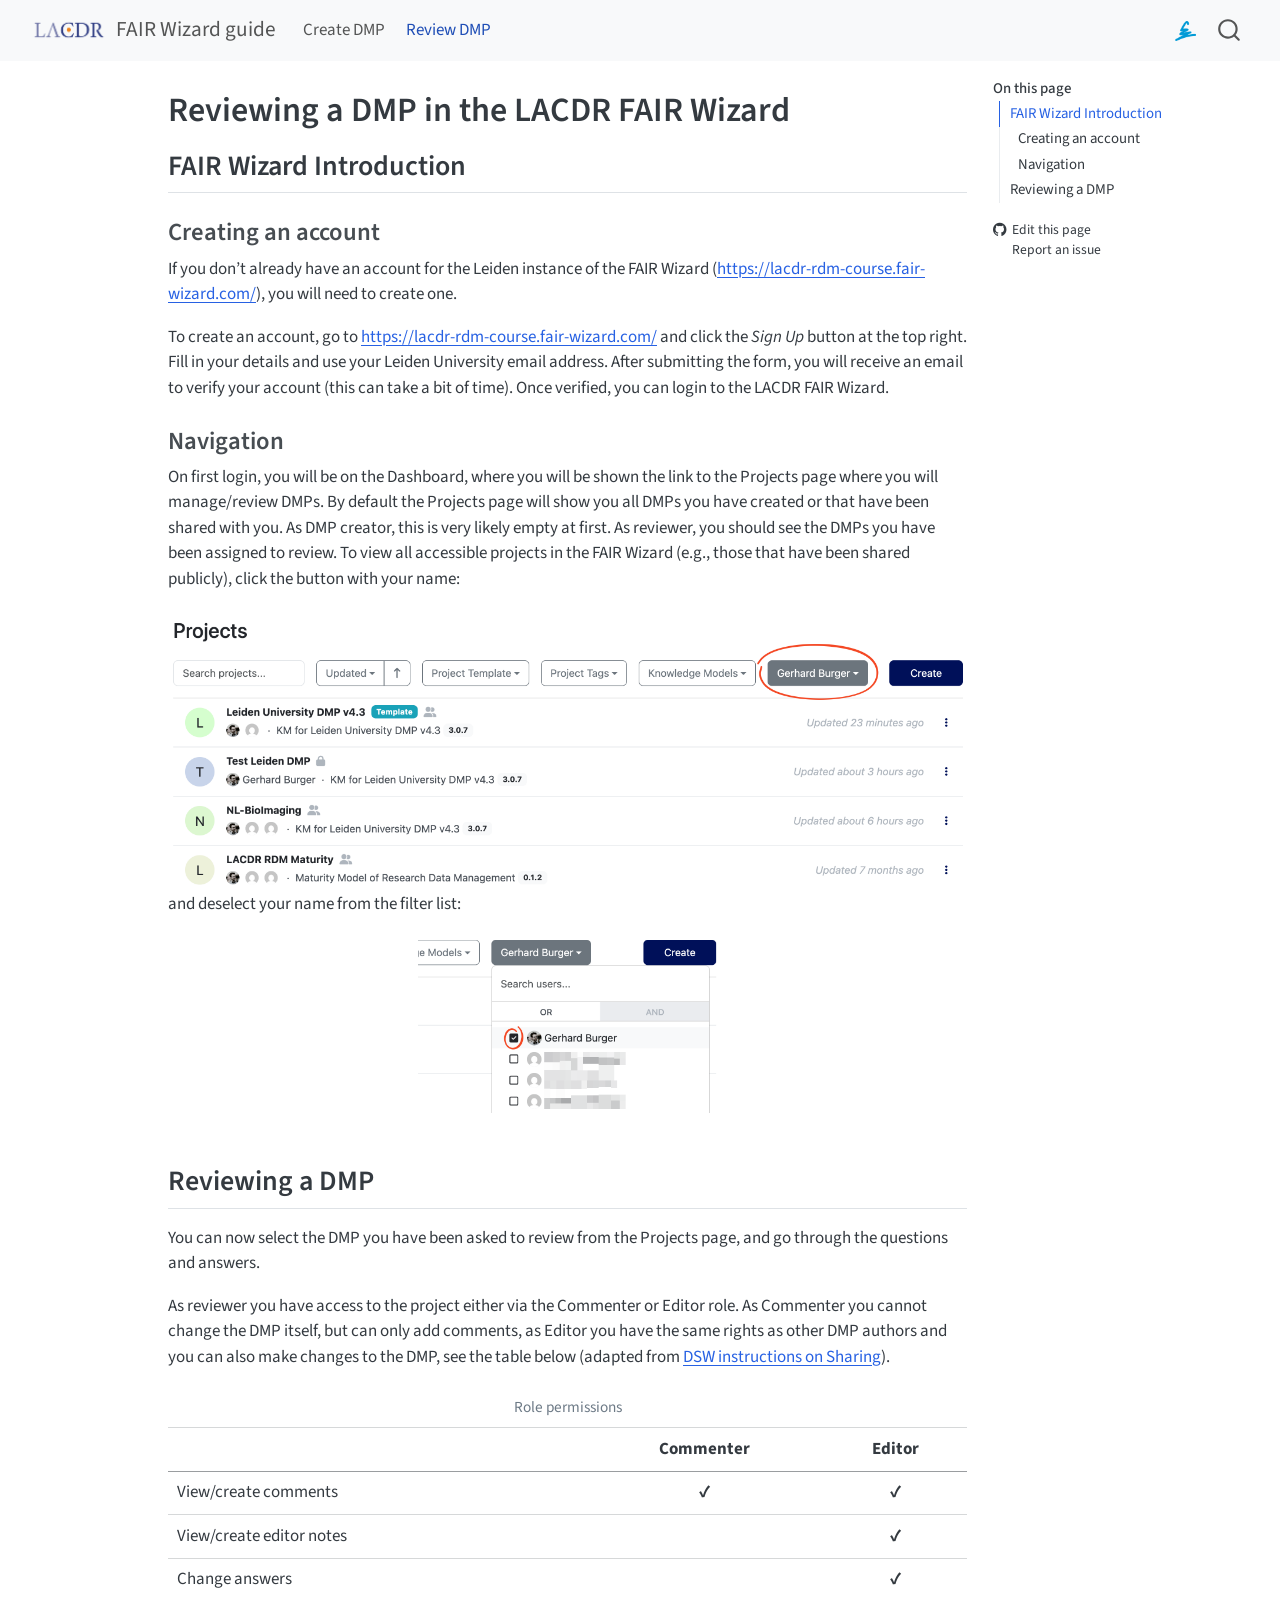
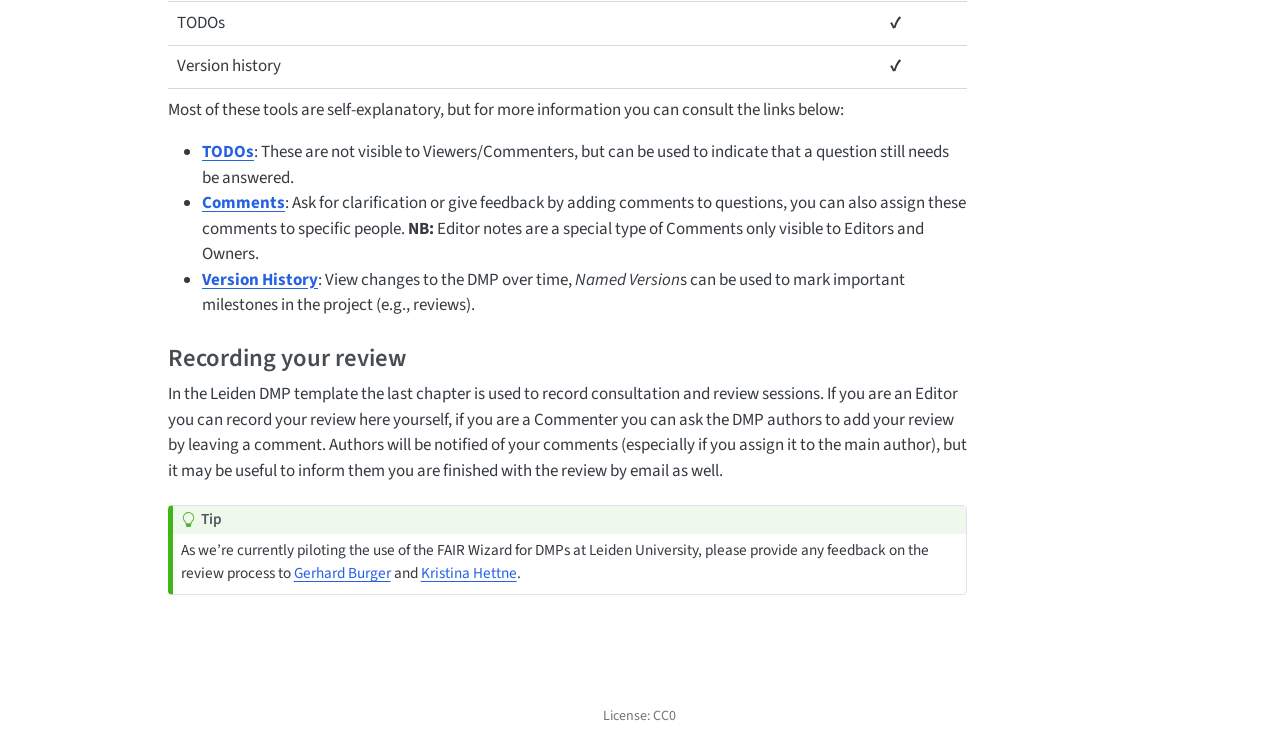
<file: docs/reviewers.html>
<!DOCTYPE html>
<html xmlns="http://www.w3.org/1999/xhtml" lang="en" xml:lang="en"><head>

<meta charset="utf-8">
<meta name="generator" content="quarto-1.10.18">

<meta name="viewport" content="width=device-width, initial-scale=1.0, user-scalable=yes">


<title>Reviewing a DMP in the LACDR FAIR Wizard – FAIR Wizard guide</title>
<style>
/* Default styles provided by pandoc.
** See https://pandoc.org/MANUAL.html#variables-for-html for config info.
*/
span.smallcaps{font-variant: small-caps;}
div.columns{display: flex; gap: 1.5em;}
div.column{flex: auto;}
@media screen {
div.columns{gap: min(4vw, 1.5em);}
div.column{overflow-x: auto;}
}
div.hanging-indent{margin-left: 1.5em; text-indent: -1.5em;}
ul.task-list{list-style: none;}
ul.task-list li input[type="checkbox"] {
  width: 0.8em;
  margin: 0 0.8em 0.2em -1em; /* quarto-specific, see https://github.com/quarto-dev/quarto-cli/issues/4556 */ 
  vertical-align: middle;
}
</style>


<script src="../site_libs/quarto-nav/quarto-nav.js"></script>
<script src="../site_libs/quarto-nav/headroom.min.js"></script>
<script src="../site_libs/clipboard/clipboard.min.js"></script>
<script src="../site_libs/quarto-search/autocomplete.umd.js"></script>
<script src="../site_libs/quarto-search/fuse.min.js"></script>
<script src="../site_libs/quarto-search/quarto-search.js"></script>
<meta name="quarto:offset" content="../">
<script src="../site_libs/quarto-html/quarto.js" type="module"></script>
<script src="../site_libs/quarto-html/tabsets/tabsets.js" type="module"></script>
<script src="../site_libs/quarto-html/popper.min.js"></script>
<script src="../site_libs/quarto-html/tippy.umd.min.js"></script>
<script src="../site_libs/quarto-html/anchor.min.js"></script>
<link href="../site_libs/quarto-html/tippy.css" rel="stylesheet">
<link href="../site_libs/quarto-html/quarto-syntax-highlighting-64a204ab8560d761af7679ceaba22944.css" rel="stylesheet" id="quarto-text-highlighting-styles">
<script src="../site_libs/bootstrap/bootstrap.min.js"></script>
<link href="../site_libs/bootstrap/bootstrap-icons.css" rel="stylesheet">
<link href="../site_libs/bootstrap/bootstrap-3e9b1289f5f353c49b617ce48ad2bc38.min.css" rel="stylesheet" append-hash="true" id="quarto-bootstrap" data-mode="light">
<script id="quarto-search-options" type="application/json">{
  "location": "navbar",
  "copy-button": false,
  "collapse-after": 3,
  "panel-placement": "end",
  "type": "overlay",
  "limit": 50,
  "keyboard-shortcut": [
    "f",
    "/",
    "s"
  ],
  "show-item-context": false,
  "language": {
    "search-no-results-text": "No results",
    "search-matching-documents-text": "matching documents",
    "search-copy-link-title": "Copy link to search",
    "search-hide-matches-text": "Hide additional matches",
    "search-more-match-text": "more match in this document",
    "search-more-matches-text": "more matches in this document",
    "search-clear-button-title": "Clear",
    "search-text-placeholder": "",
    "search-detached-cancel-button-title": "Cancel",
    "search-submit-button-title": "Submit",
    "search-label": "Search"
  }
}</script>


<link rel="stylesheet" href="../styles.css">
</head>

<body class="nav-fixed quarto-light">

<div id="quarto-search-results"></div>
  <header id="quarto-header" class="headroom fixed-top">
    <nav class="navbar navbar-expand-lg " data-bs-theme="dark">
      <div class="navbar-container container-fluid">
      <div class="navbar-brand-container mx-auto">
    <a href="../index.html" class="navbar-brand navbar-brand-logo">
    <img src="../includes/images/lacdr_logo.png" alt="" class="navbar-logo light-content">
    <img src="../includes/images/lacdr_logo.png" alt="" class="navbar-logo dark-content">
    </a>
    <a class="navbar-brand" href="../index.html">
    <span class="navbar-title">FAIR Wizard guide</span>
    </a>
  </div>
            <div id="quarto-search" class="" title="Search"></div>
          <button class="navbar-toggler" type="button" data-bs-toggle="collapse" data-bs-target="#navbarCollapse" aria-controls="navbarCollapse" role="menu" aria-expanded="false" aria-label="Toggle navigation" onclick="if (window.quartoToggleHeadroom) { window.quartoToggleHeadroom(); }">
  <span class="navbar-toggler-icon"></span>
</button>
          <div class="collapse navbar-collapse" id="navbarCollapse">
            <ul class="navbar-nav navbar-nav-scroll me-auto">
  <li class="nav-item">
    <a class="nav-link" href="../docs/researchers.html"> 
<span class="menu-text">Create DMP</span></a>
  </li>  
  <li class="nav-item">
    <a class="nav-link active" href="../docs/reviewers.html" aria-current="page"> 
<span class="menu-text">Review DMP</span></a>
  </li>  
</ul>
            <ul class="navbar-nav navbar-nav-scroll ms-auto">
  <li class="nav-item">
    <a class="nav-link" href="https://lacdr-rdm-course.fair-wizard.com/"> 
<span class="menu-text"><img src="../includes/images/fair-wizard-favicon.ico" style="height:1.2em"></span></a>
  </li>  
</ul>
          </div> <!-- /navcollapse -->
            <div class="quarto-navbar-tools">
</div>
      </div> <!-- /container-fluid -->
    </nav>
</header>
<!-- content -->
<div id="quarto-content" class="quarto-container page-columns page-rows-contents page-layout-article page-navbar">
<!-- sidebar -->
<!-- margin-sidebar -->
    <div id="quarto-margin-sidebar" class="sidebar margin-sidebar">
        <nav id="TOC" role="doc-toc" class="toc-active">
    <h2 id="toc-title">On this page</h2>
   
  <ul>
  <li><a href="#b58fc729-690b-4000-b19f-365a4093b2ff7b7b3c2076617220696e7374616e63652e736f667477617265203e7d7d-introduction" id="toc-b58fc729-690b-4000-b19f-365a4093b2ff7b7b3c2076617220696e7374616e63652e736f667477617265203e7d7d-introduction" class="nav-link active" data-scroll-target="#b58fc729-690b-4000-b19f-365a4093b2ff7b7b3c2076617220696e7374616e63652e736f667477617265203e7d7d-introduction">FAIR Wizard Introduction</a>
  <ul class="collapse">
  <li><a href="#creating-an-account" id="toc-creating-an-account" class="nav-link" data-scroll-target="#creating-an-account">Creating an account</a></li>
  <li><a href="#navigation" id="toc-navigation" class="nav-link" data-scroll-target="#navigation">Navigation</a></li>
  </ul></li>
  <li><a href="#reviewing-a-dmp" id="toc-reviewing-a-dmp" class="nav-link" data-scroll-target="#reviewing-a-dmp">Reviewing a DMP</a>
  <ul class="collapse">
  <li><a href="#recording-your-review" id="toc-recording-your-review" class="nav-link" data-scroll-target="#recording-your-review">Recording your review</a></li>
  </ul></li>
  </ul>
<div class="toc-actions"><ul><li><a href="https://github.com/LACDR/dsw-guide/edit/main/docs/reviewers.qmd" class="toc-action"><i class="bi bi-github"></i>Edit this page</a></li><li><a href="https://github.com/LACDR/dsw-guide/issues/new" class="toc-action"><i class="bi empty"></i>Report an issue</a></li></ul></div></nav>
    </div>
<!-- main -->
<main class="content" id="quarto-document-content">

<header id="title-block-header" class="quarto-title-block default">
<div class="quarto-title">
<h1 class="title">Reviewing a DMP in the LACDR FAIR Wizard</h1>
</div>



<div class="quarto-title-meta">

    
  
    
  </div>
  


</header>


<section id="b58fc729-690b-4000-b19f-365a4093b2ff7b7b3c2076617220696e7374616e63652e736f667477617265203e7d7d-introduction" class="level2">
<h2 class="anchored" data-anchor-id="b58fc729-690b-4000-b19f-365a4093b2ff7b7b3c2076617220696e7374616e63652e736f667477617265203e7d7d-introduction">FAIR Wizard Introduction</h2>
<section id="creating-an-account" class="level3">
<h3 class="anchored" data-anchor-id="creating-an-account">Creating an account</h3>
<p>If you don’t already have an account for the Leiden instance of the FAIR Wizard (<a href="https://lacdr-rdm-course.fair-wizard.com/" class="uri">https://lacdr-rdm-course.fair-wizard.com/</a>), you will need to create one.</p>
<p>To create an account, go to <a href="https://lacdr-rdm-course.fair-wizard.com/" class="uri">https://lacdr-rdm-course.fair-wizard.com/</a> and click the <em>Sign Up</em> button at the top right. Fill in your details and use your Leiden University email address. After submitting the form, you will receive an email to verify your account (this can take a bit of time). Once verified, you can login to the LACDR FAIR Wizard.</p>
</section>
<section id="navigation" class="level3">
<h3 class="anchored" data-anchor-id="navigation">Navigation</h3>
<p>On first login, you will be on the Dashboard, where you will be shown the link to the Projects page where you will manage/review DMPs. By default the Projects page will show you all DMPs you have created or that have been shared with you. As DMP creator, this is very likely empty at first. As reviewer, you should see the DMPs you have been assigned to review. To view all accessible projects in the FAIR Wizard (e.g., those that have been shared publicly), click the button with your name:</p>
<p><img src="../includes/screenshots/project-overview.png" class="img-fluid"> and deselect your name from the filter list:</p>
<div class="quarto-figure quarto-figure-center">
<figure class="figure">
<p><img src="../includes/screenshots/project-overview-all.png" class="img-fluid quarto-figure quarto-figure-center figure-img" width="300"></p>
</figure>
</div>
</section>
</section>
<section id="reviewing-a-dmp" class="level2">
<h2 class="anchored" data-anchor-id="reviewing-a-dmp">Reviewing a DMP</h2>
<p>You can now select the DMP you have been asked to review from the Projects page, and go through the questions and answers.</p>
<p>As reviewer you have access to the project either via the Commenter or Editor role. As Commenter you cannot change the DMP itself, but can only add comments, as Editor you have the same rights as other DMP authors and you can also make changes to the DMP, see the table below (adapted from <a href="https://guide.ds-wizard.org/en/latest/application/projects/list/detail/sharing.html">DSW instructions on Sharing</a>).</p>
<table class="caption-top table">
<caption>Role permissions</caption>
<thead>
<tr class="header">
<th style="text-align: left;"></th>
<th style="text-align: center;">Commenter</th>
<th style="text-align: center;">Editor</th>
</tr>
</thead>
<tbody>
<tr class="odd">
<td style="text-align: left;">View/create comments</td>
<td style="text-align: center;">✔</td>
<td style="text-align: center;">✔</td>
</tr>
<tr class="even">
<td style="text-align: left;">View/create editor notes</td>
<td style="text-align: center;"></td>
<td style="text-align: center;">✔</td>
</tr>
<tr class="odd">
<td style="text-align: left;">Change answers</td>
<td style="text-align: center;"></td>
<td style="text-align: center;">✔</td>
</tr>
<tr class="even">
<td style="text-align: left;">TODOs</td>
<td style="text-align: center;"></td>
<td style="text-align: center;">✔</td>
</tr>
<tr class="odd">
<td style="text-align: left;">Version history</td>
<td style="text-align: center;"></td>
<td style="text-align: center;">✔</td>
</tr>
</tbody>
</table>
<p>Most of these tools are self-explanatory, but for more information you can consult the links below:</p>
<ul>
<li><a href="https://guide.ds-wizard.org/en/latest/application/projects/list/detail/questionnaire.html#todos"><strong>TODOs</strong></a>: These are not visible to Viewers/Commenters, but can be used to indicate that a question still needs be answered.</li>
<li><a href="https://guide.ds-wizard.org/en/latest/application/projects/list/detail/questionnaire.html#comments"><strong>Comments</strong></a>: Ask for clarification or give feedback by adding comments to questions, you can also assign these comments to specific people. <strong>NB:</strong> Editor notes are a special type of Comments only visible to Editors and Owners.</li>
<li><a href="https://guide.ds-wizard.org/en/latest/application/projects/list/detail/questionnaire.html#version-history"><strong>Version History</strong></a>: View changes to the DMP over time, <em>Named Version</em>s can be used to mark important milestones in the project (e.g., reviews).</li>
</ul>
<section id="recording-your-review" class="level3">
<h3 class="anchored" data-anchor-id="recording-your-review">Recording your review</h3>
<p>In the Leiden DMP template the last chapter is used to record consultation and review sessions. If you are an Editor you can record your review here yourself, if you are a Commenter you can ask the DMP authors to add your review by leaving a comment. Authors will be notified of your comments (especially if you assign it to the main author), but it may be useful to inform them you are finished with the review by email as well.</p>
<div class="callout callout-style-default callout-tip callout-titled">
<div class="callout-header d-flex align-content-center">
<div class="callout-icon-container">
<i class="callout-icon"></i>
</div>
<div class="callout-title-container flex-fill">
Tip
</div>
</div>
<div class="callout-body-container callout-body">
<p>As we’re currently piloting the use of the FAIR Wizard for DMPs at Leiden University, please provide any feedback on the review process to <a href="mailto:g.a.burger@lacdr.leidenuniv.nl">Gerhard Burger</a> and <a href="mailto:k.m.hettne@library.leidenuniv.nl">Kristina Hettne</a>.</p>
</div>
</div>


</section>
</section>

</main> <!-- /main -->
<script id="quarto-html-after-body" type="application/javascript">
  window.document.addEventListener("DOMContentLoaded", function (event) {
    const icon = "";
    const anchorJS = new window.AnchorJS();
    anchorJS.options = {
      placement: 'right',
      icon: icon
    };
    anchorJS.add('.anchored');
    const isCodeAnnotation = (el) => {
      for (const clz of el.classList) {
        if (clz.startsWith('code-annotation-')) {                     
          return true;
        }
      }
      return false;
    }
    const onCopySuccess = function(e) {
      // button target
      const button = e.trigger;
      // don't keep focus
      button.blur();
      // flash "checked"
      button.classList.add('code-copy-button-checked');
      var currentTitle = button.getAttribute("title");
      button.setAttribute("title", "Copied!");
      let tooltip;
      if (window.bootstrap) {
        button.setAttribute("data-bs-toggle", "tooltip");
        button.setAttribute("data-bs-placement", "left");
        button.setAttribute("data-bs-title", "Copied!");
        tooltip = new bootstrap.Tooltip(button, 
          { trigger: "manual", 
            customClass: "code-copy-button-tooltip",
            offset: [0, -8]});
        tooltip.show();    
      }
      setTimeout(function() {
        if (tooltip) {
          tooltip.hide();
          button.removeAttribute("data-bs-title");
          button.removeAttribute("data-bs-toggle");
          button.removeAttribute("data-bs-placement");
        }
        button.setAttribute("title", currentTitle);
        button.classList.remove('code-copy-button-checked');
      }, 1000);
      // clear code selection
      e.clearSelection();
    }
    const getTextToCopy = function(trigger) {
      const outerScaffold = trigger.parentElement.cloneNode(true);
      const codeEl = outerScaffold.querySelector('code');
      for (const childEl of codeEl.children) {
        if (isCodeAnnotation(childEl)) {
          childEl.remove();
        }
      }
      return codeEl.innerText;
    }
    const clipboard = new window.ClipboardJS('.code-copy-button:not([data-in-quarto-modal])', {
      text: getTextToCopy
    });
    clipboard.on('success', onCopySuccess);
    if (window.document.getElementById('quarto-embedded-source-code-modal')) {
      const clipboardModal = new window.ClipboardJS('.code-copy-button[data-in-quarto-modal]', {
        text: getTextToCopy,
        container: window.document.getElementById('quarto-embedded-source-code-modal')
      });
      clipboardModal.on('success', onCopySuccess);
    }
      var localhostRegex = new RegExp(/^(?:http|https):\/\/localhost\:?[0-9]*\//);
      var mailtoRegex = new RegExp(/^mailto:/);
        var filterRegex = new RegExp("https:\/\/lacdr\.github\.io\/dsw-guide");
      var isInternal = (href) => {
          return filterRegex.test(href) || localhostRegex.test(href) || mailtoRegex.test(href);
      }
      // Inspect non-navigation links and adorn them if external
     var links = window.document.querySelectorAll('a[href]:not(.nav-link):not(.navbar-brand):not(.toc-action):not(.sidebar-link):not(.sidebar-item-toggle):not(.pagination-link):not(.no-external):not([aria-hidden]):not(.dropdown-item):not(.quarto-navigation-tool):not(.about-link)');
      for (var i=0; i<links.length; i++) {
        const link = links[i];
        if (!isInternal(link.href)) {
          // undo the damage that might have been done by quarto-nav.js in the case of
          // links that we want to consider external
          if (link.dataset.originalHref !== undefined) {
            link.href = link.dataset.originalHref;
          }
        }
      }
    function tippyHover(el, contentFn, onTriggerFn, onUntriggerFn) {
      const config = {
        allowHTML: true,
        maxWidth: 500,
        delay: 100,
        arrow: false,
        appendTo: function(el) {
            return el.parentElement;
        },
        interactive: true,
        interactiveBorder: 10,
        theme: 'quarto',
        placement: 'bottom-start',
      };
      if (contentFn) {
        config.content = contentFn;
      }
      if (onTriggerFn) {
        config.onTrigger = onTriggerFn;
      }
      if (onUntriggerFn) {
        config.onUntrigger = onUntriggerFn;
      }
      window.tippy(el, config); 
    }
    const noterefs = window.document.querySelectorAll('a[role="doc-noteref"]');
    for (var i=0; i<noterefs.length; i++) {
      const ref = noterefs[i];
      tippyHover(ref, function() {
        // use id or data attribute instead here
        let href = ref.getAttribute('data-footnote-href') || ref.getAttribute('href');
        try { href = new URL(href).hash; } catch {}
        const id = href.replace(/^#\/?/, "");
        const note = window.document.getElementById(id);
        if (note) {
          return note.innerHTML;
        } else {
          return "";
        }
      });
    }
    const xrefs = window.document.querySelectorAll('a.quarto-xref');
    const processXRef = (id, note) => {
      // Strip column container classes
      const stripColumnClz = (el) => {
        el.classList.remove("page-full", "page-columns");
        if (el.children) {
          for (const child of el.children) {
            stripColumnClz(child);
          }
        }
      }
      stripColumnClz(note)
      if (id === null || id.startsWith('sec-')) {
        // Special case sections, only their first couple elements
        const container = document.createElement("div");
        if (note.children && note.children.length > 2) {
          container.appendChild(note.children[0].cloneNode(true));
          for (let i = 1; i < note.children.length; i++) {
            const child = note.children[i];
            if (child.tagName === "P" && child.innerText === "") {
              continue;
            } else {
              container.appendChild(child.cloneNode(true));
              break;
            }
          }
          if (window.Quarto?.typesetMath) {
            window.Quarto.typesetMath(container);
          }
          return container.innerHTML
        } else {
          if (window.Quarto?.typesetMath) {
            window.Quarto.typesetMath(note);
          }
          return note.innerHTML;
        }
      } else {
        // Remove any anchor links if they are present
        const anchorLink = note.querySelector('a.anchorjs-link');
        if (anchorLink) {
          anchorLink.remove();
        }
        if (window.Quarto?.typesetMath) {
          window.Quarto.typesetMath(note);
        }
        if (note.classList.contains("callout")) {
          return note.outerHTML;
        } else {
          return note.innerHTML;
        }
      }
    }
    for (var i=0; i<xrefs.length; i++) {
      const xref = xrefs[i];
      tippyHover(xref, undefined, function(instance) {
        instance.disable();
        let url = xref.getAttribute('href');
        let hash = undefined; 
        if (url.startsWith('#')) {
          hash = url;
        } else {
          try { hash = new URL(url).hash; } catch {}
        }
        if (hash) {
          const id = hash.replace(/^#\/?/, "");
          const note = window.document.getElementById(id);
          if (note !== null) {
            try {
              const html = processXRef(id, note.cloneNode(true));
              instance.setContent(html);
            } finally {
              instance.enable();
              instance.show();
            }
          } else {
            // See if we can fetch this
            fetch(url.split('#')[0])
            .then(res => res.text())
            .then(html => {
              const parser = new DOMParser();
              const htmlDoc = parser.parseFromString(html, "text/html");
              const note = htmlDoc.getElementById(id);
              if (note !== null) {
                const html = processXRef(id, note);
                instance.setContent(html);
              } 
            }).finally(() => {
              instance.enable();
              instance.show();
            });
          }
        } else {
          // See if we can fetch a full url (with no hash to target)
          // This is a special case and we should probably do some content thinning / targeting
          fetch(url)
          .then(res => res.text())
          .then(html => {
            const parser = new DOMParser();
            const htmlDoc = parser.parseFromString(html, "text/html");
            const note = htmlDoc.querySelector('main.content');
            if (note !== null) {
              // This should only happen for chapter cross references
              // (since there is no id in the URL)
              // remove the first header
              if (note.children.length > 0 && note.children[0].tagName === "HEADER") {
                note.children[0].remove();
              }
              const html = processXRef(null, note);
              instance.setContent(html);
            } 
          }).finally(() => {
            instance.enable();
            instance.show();
          });
        }
      }, function(instance) {
      });
    }
        let selectedAnnoteEl;
        const selectorForAnnotation = ( cell, annotation) => {
          let cellAttr = 'data-code-cell="' + cell + '"';
          let lineAttr = 'data-code-annotation="' +  annotation + '"';
          const selector = 'span[' + cellAttr + '][' + lineAttr + ']';
          return selector;
        }
        const selectCodeLines = (annoteEl) => {
          const doc = window.document;
          const targetCell = annoteEl.getAttribute("data-target-cell");
          const targetAnnotation = annoteEl.getAttribute("data-target-annotation");
          const annoteSpan = window.document.querySelector(selectorForAnnotation(targetCell, targetAnnotation));
          const lines = annoteSpan.getAttribute("data-code-lines").split(",");
          const lineIds = lines.map((line) => {
            return targetCell + "-" + line;
          })
          let top = null;
          let height = null;
          let parent = null;
          if (lineIds.length > 0) {
              //compute the position of the single el (top and bottom and make a div)
              const el = window.document.getElementById(lineIds[0]);
              top = el.offsetTop;
              height = el.offsetHeight;
              parent = el.parentElement.parentElement;
            if (lineIds.length > 1) {
              const lastEl = window.document.getElementById(lineIds[lineIds.length - 1]);
              const bottom = lastEl.offsetTop + lastEl.offsetHeight;
              height = bottom - top;
            }
            if (top !== null && height !== null && parent !== null) {
              // cook up a div (if necessary) and position it 
              let div = window.document.getElementById("code-annotation-line-highlight");
              if (div === null) {
                div = window.document.createElement("div");
                div.setAttribute("id", "code-annotation-line-highlight");
                div.style.position = 'absolute';
                parent.appendChild(div);
              }
              div.style.top = top - 2 + "px";
              div.style.height = height + 4 + "px";
              div.style.left = 0;
              let gutterDiv = window.document.getElementById("code-annotation-line-highlight-gutter");
              if (gutterDiv === null) {
                gutterDiv = window.document.createElement("div");
                gutterDiv.setAttribute("id", "code-annotation-line-highlight-gutter");
                gutterDiv.style.position = 'absolute';
                const codeCell = window.document.getElementById(targetCell);
                const gutter = codeCell.querySelector('.code-annotation-gutter');
                gutter.appendChild(gutterDiv);
              }
              gutterDiv.style.top = top - 2 + "px";
              gutterDiv.style.height = height + 4 + "px";
            }
            selectedAnnoteEl = annoteEl;
          }
        };
        const unselectCodeLines = () => {
          const elementsIds = ["code-annotation-line-highlight", "code-annotation-line-highlight-gutter"];
          elementsIds.forEach((elId) => {
            const div = window.document.getElementById(elId);
            if (div) {
              div.remove();
            }
          });
          selectedAnnoteEl = undefined;
        };
          // Handle positioning of the toggle
      window.addEventListener(
        "resize",
        throttle(() => {
          elRect = undefined;
          if (selectedAnnoteEl) {
            selectCodeLines(selectedAnnoteEl);
          }
        }, 10)
      );
      function throttle(fn, ms) {
      let throttle = false;
      let timer;
        return (...args) => {
          if(!throttle) { // first call gets through
              fn.apply(this, args);
              throttle = true;
          } else { // all the others get throttled
              if(timer) clearTimeout(timer); // cancel #2
              timer = setTimeout(() => {
                fn.apply(this, args);
                timer = throttle = false;
              }, ms);
          }
        };
      }
        // Attach click handler to the DT
        const annoteDls = window.document.querySelectorAll('dt[data-target-cell]');
        for (const annoteDlNode of annoteDls) {
          annoteDlNode.addEventListener('click', (event) => {
            const clickedEl = event.target;
            if (clickedEl !== selectedAnnoteEl) {
              unselectCodeLines();
              const activeEl = window.document.querySelector('dt[data-target-cell].code-annotation-active');
              if (activeEl) {
                activeEl.classList.remove('code-annotation-active');
              }
              selectCodeLines(clickedEl);
              clickedEl.classList.add('code-annotation-active');
            } else {
              // Unselect the line
              unselectCodeLines();
              clickedEl.classList.remove('code-annotation-active');
            }
          });
        }
    const findCites = (el) => {
      const parentEl = el.parentElement;
      if (parentEl) {
        const cites = parentEl.dataset.cites;
        if (cites) {
          return {
            el,
            cites: cites.split(' ')
          };
        } else {
          return findCites(el.parentElement)
        }
      } else {
        return undefined;
      }
    };
    var bibliorefs = window.document.querySelectorAll('a[role="doc-biblioref"]');
    for (var i=0; i<bibliorefs.length; i++) {
      const ref = bibliorefs[i];
      const citeInfo = findCites(ref);
      if (citeInfo) {
        tippyHover(citeInfo.el, function() {
          var popup = window.document.createElement('div');
          citeInfo.cites.forEach(function(cite) {
            var citeDiv = window.document.createElement('div');
            citeDiv.classList.add('hanging-indent');
            citeDiv.classList.add('csl-entry');
            var biblioDiv = window.document.getElementById('ref-' + cite);
            if (biblioDiv) {
              citeDiv.innerHTML = biblioDiv.innerHTML;
            }
            popup.appendChild(citeDiv);
          });
          return popup.innerHTML;
        });
      }
    }
  });
  </script>
</div> <!-- /content -->
<footer class="footer">
  <div class="nav-footer">
    <div class="nav-footer-left">
      &nbsp;
    </div>   
    <div class="nav-footer-center">
      <ul class="footer-items list-unstyled">
    <li class="nav-item">
    <a class="nav-link" href="https://creativecommons.org/publicdomain/zero/1.0/">
<p>License: CC0</p>
</a>
  </li>  
</ul>
    <div class="toc-actions d-sm-block d-md-none"><ul><li><a href="https://github.com/LACDR/dsw-guide/edit/main/docs/reviewers.qmd" class="toc-action"><i class="bi bi-github"></i>Edit this page</a></li><li><a href="https://github.com/LACDR/dsw-guide/issues/new" class="toc-action"><i class="bi empty"></i>Report an issue</a></li></ul></div></div>
    <div class="nav-footer-right">
      &nbsp;
    </div>
  </div>
</footer>




</body></html>
</file>
<file: site_libs/quarto-html/tippy.css>
.tippy-box[data-animation=fade][data-state=hidden]{opacity:0}[data-tippy-root]{max-width:calc(100vw - 10px)}.tippy-box{position:relative;background-color:#333;color:#fff;border-radius:4px;font-size:14px;line-height:1.4;white-space:normal;outline:0;transition-property:transform,visibility,opacity}.tippy-box[data-placement^=top]>.tippy-arrow{bottom:0}.tippy-box[data-placement^=top]>.tippy-arrow:before{bottom:-7px;left:0;border-width:8px 8px 0;border-top-color:initial;transform-origin:center top}.tippy-box[data-placement^=bottom]>.tippy-arrow{top:0}.tippy-box[data-placement^=bottom]>.tippy-arrow:before{top:-7px;left:0;border-width:0 8px 8px;border-bottom-color:initial;transform-origin:center bottom}.tippy-box[data-placement^=left]>.tippy-arrow{right:0}.tippy-box[data-placement^=left]>.tippy-arrow:before{border-width:8px 0 8px 8px;border-left-color:initial;right:-7px;transform-origin:center left}.tippy-box[data-placement^=right]>.tippy-arrow{left:0}.tippy-box[data-placement^=right]>.tippy-arrow:before{left:-7px;border-width:8px 8px 8px 0;border-right-color:initial;transform-origin:center right}.tippy-box[data-inertia][data-state=visible]{transition-timing-function:cubic-bezier(.54,1.5,.38,1.11)}.tippy-arrow{width:16px;height:16px;color:#333}.tippy-arrow:before{content:"";position:absolute;border-color:transparent;border-style:solid}.tippy-content{position:relative;padding:5px 9px;z-index:1}
</file>
<file: site_libs/quarto-html/quarto-syntax-highlighting-64a204ab8560d761af7679ceaba22944.css>
/* quarto syntax highlight colors */
:root {
  --quarto-hl-ot-color: #003B4F;
  --quarto-hl-at-color: #657422;
  --quarto-hl-ss-color: #20794D;
  --quarto-hl-an-color: #5E5E5E;
  --quarto-hl-fu-color: #4758AB;
  --quarto-hl-st-color: #20794D;
  --quarto-hl-cf-color: #003B4F;
  --quarto-hl-op-color: #5E5E5E;
  --quarto-hl-er-color: #AD0000;
  --quarto-hl-bn-color: #AD0000;
  --quarto-hl-al-color: #AD0000;
  --quarto-hl-va-color: #111111;
  --quarto-hl-bu-color: inherit;
  --quarto-hl-ex-color: inherit;
  --quarto-hl-pp-color: #AD0000;
  --quarto-hl-in-color: #5E5E5E;
  --quarto-hl-vs-color: #20794D;
  --quarto-hl-wa-color: #5E5E5E;
  --quarto-hl-do-color: #5E5E5E;
  --quarto-hl-im-color: #00769E;
  --quarto-hl-ch-color: #20794D;
  --quarto-hl-dt-color: #AD0000;
  --quarto-hl-fl-color: #AD0000;
  --quarto-hl-co-color: #5E5E5E;
  --quarto-hl-cv-color: #5E5E5E;
  --quarto-hl-cn-color: #8f5902;
  --quarto-hl-sc-color: #5E5E5E;
  --quarto-hl-dv-color: #AD0000;
  --quarto-hl-kw-color: #003B4F;
}

/* other quarto variables */
:root {
  --quarto-font-monospace: SFMono-Regular, Menlo, Monaco, Consolas, "Liberation Mono", "Courier New", monospace;
}

/* syntax highlight based on Pandoc's rules */
pre > code.sourceCode > span {
  color: #003B4F;
}

code.sourceCode > span {
  color: #003B4F;
}

div.sourceCode,
div.sourceCode pre.sourceCode {
  color: #003B4F;
}

/* Normal */
code span {
  color: #003B4F;
}

/* Alert */
code span.al {
  color: #AD0000;
  font-style: inherit;
}

/* Annotation */
code span.an {
  color: #5E5E5E;
  font-style: inherit;
}

/* Attribute */
code span.at {
  color: #657422;
  font-style: inherit;
}

/* BaseN */
code span.bn {
  color: #AD0000;
  font-style: inherit;
}

/* BuiltIn */
code span.bu {
  font-style: inherit;
}

/* ControlFlow */
code span.cf {
  color: #003B4F;
  font-weight: bold;
  font-style: inherit;
}

/* Char */
code span.ch {
  color: #20794D;
  font-style: inherit;
}

/* Constant */
code span.cn {
  color: #8f5902;
  font-style: inherit;
}

/* Comment */
code span.co {
  color: #5E5E5E;
  font-style: inherit;
}

/* CommentVar */
code span.cv {
  color: #5E5E5E;
  font-style: italic;
}

/* Documentation */
code span.do {
  color: #5E5E5E;
  font-style: italic;
}

/* DataType */
code span.dt {
  color: #AD0000;
  font-style: inherit;
}

/* DecVal */
code span.dv {
  color: #AD0000;
  font-style: inherit;
}

/* Error */
code span.er {
  color: #AD0000;
  font-style: inherit;
}

/* Extension */
code span.ex {
  font-style: inherit;
}

/* Float */
code span.fl {
  color: #AD0000;
  font-style: inherit;
}

/* Function */
code span.fu {
  color: #4758AB;
  font-style: inherit;
}

/* Import */
code span.im {
  color: #00769E;
  font-style: inherit;
}

/* Information */
code span.in {
  color: #5E5E5E;
  font-style: inherit;
}

/* Keyword */
code span.kw {
  color: #003B4F;
  font-weight: bold;
  font-style: inherit;
}

/* Operator */
code span.op {
  color: #5E5E5E;
  font-style: inherit;
}

/* Other */
code span.ot {
  color: #003B4F;
  font-style: inherit;
}

/* Preprocessor */
code span.pp {
  color: #AD0000;
  font-style: inherit;
}

/* SpecialChar */
code span.sc {
  color: #5E5E5E;
  font-style: inherit;
}

/* SpecialString */
code span.ss {
  color: #20794D;
  font-style: inherit;
}

/* String */
code span.st {
  color: #20794D;
  font-style: inherit;
}

/* Variable */
code span.va {
  color: #111111;
  font-style: inherit;
}

/* VerbatimString */
code span.vs {
  color: #20794D;
  font-style: inherit;
}

/* Warning */
code span.wa {
  color: #5E5E5E;
  font-style: italic;
}

.prevent-inlining {
  content: "</";
}

/*# sourceMappingURL=9d8d5bb603a83b8298b89080a598c93b.css.map */
</file>
<file: styles.css>
.flushright {
   text-align: right;
}

.btn-action-primary {
  color: white;
  background-color: #447099;
}

.btn-action-primary:hover {
  background-color: #305775;
  color: white;
}

.btn-action {
  min-width: 165px;
  border-radius: 30px;
  border: none;
}
</file>
